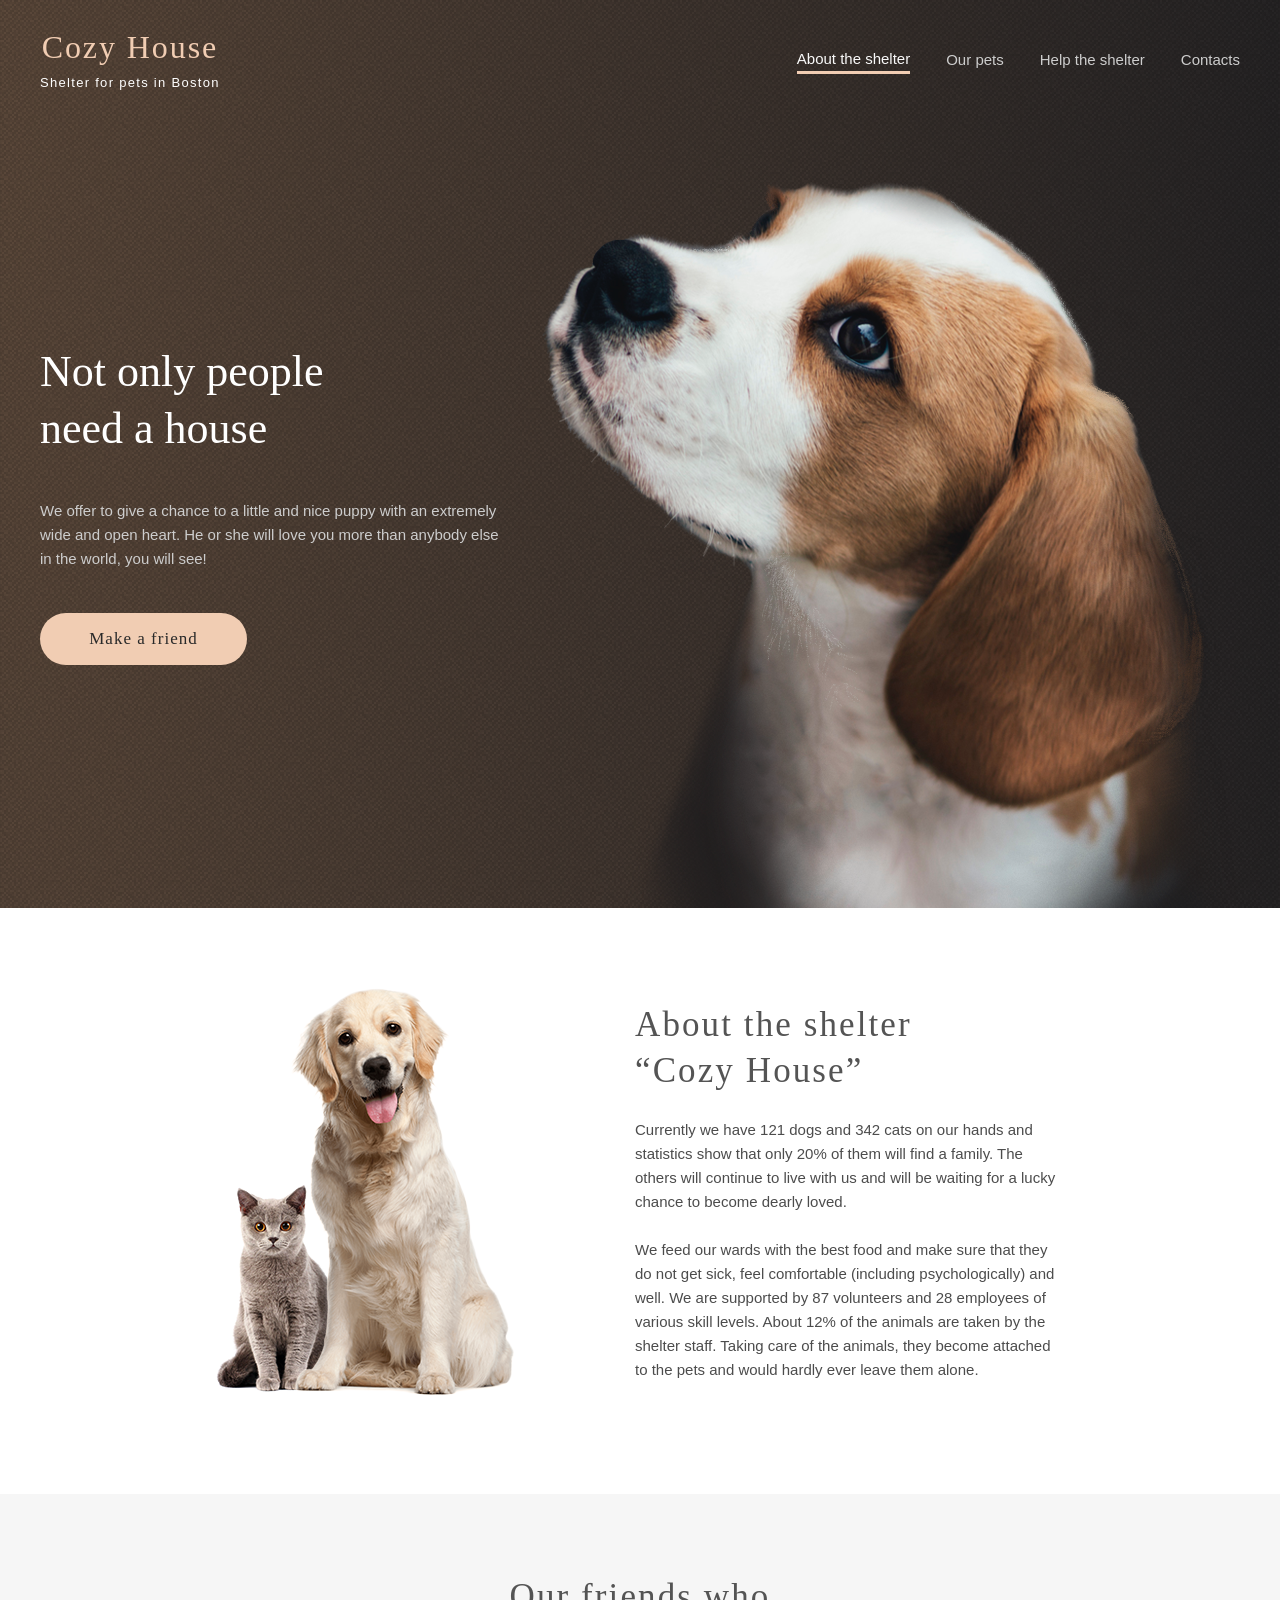
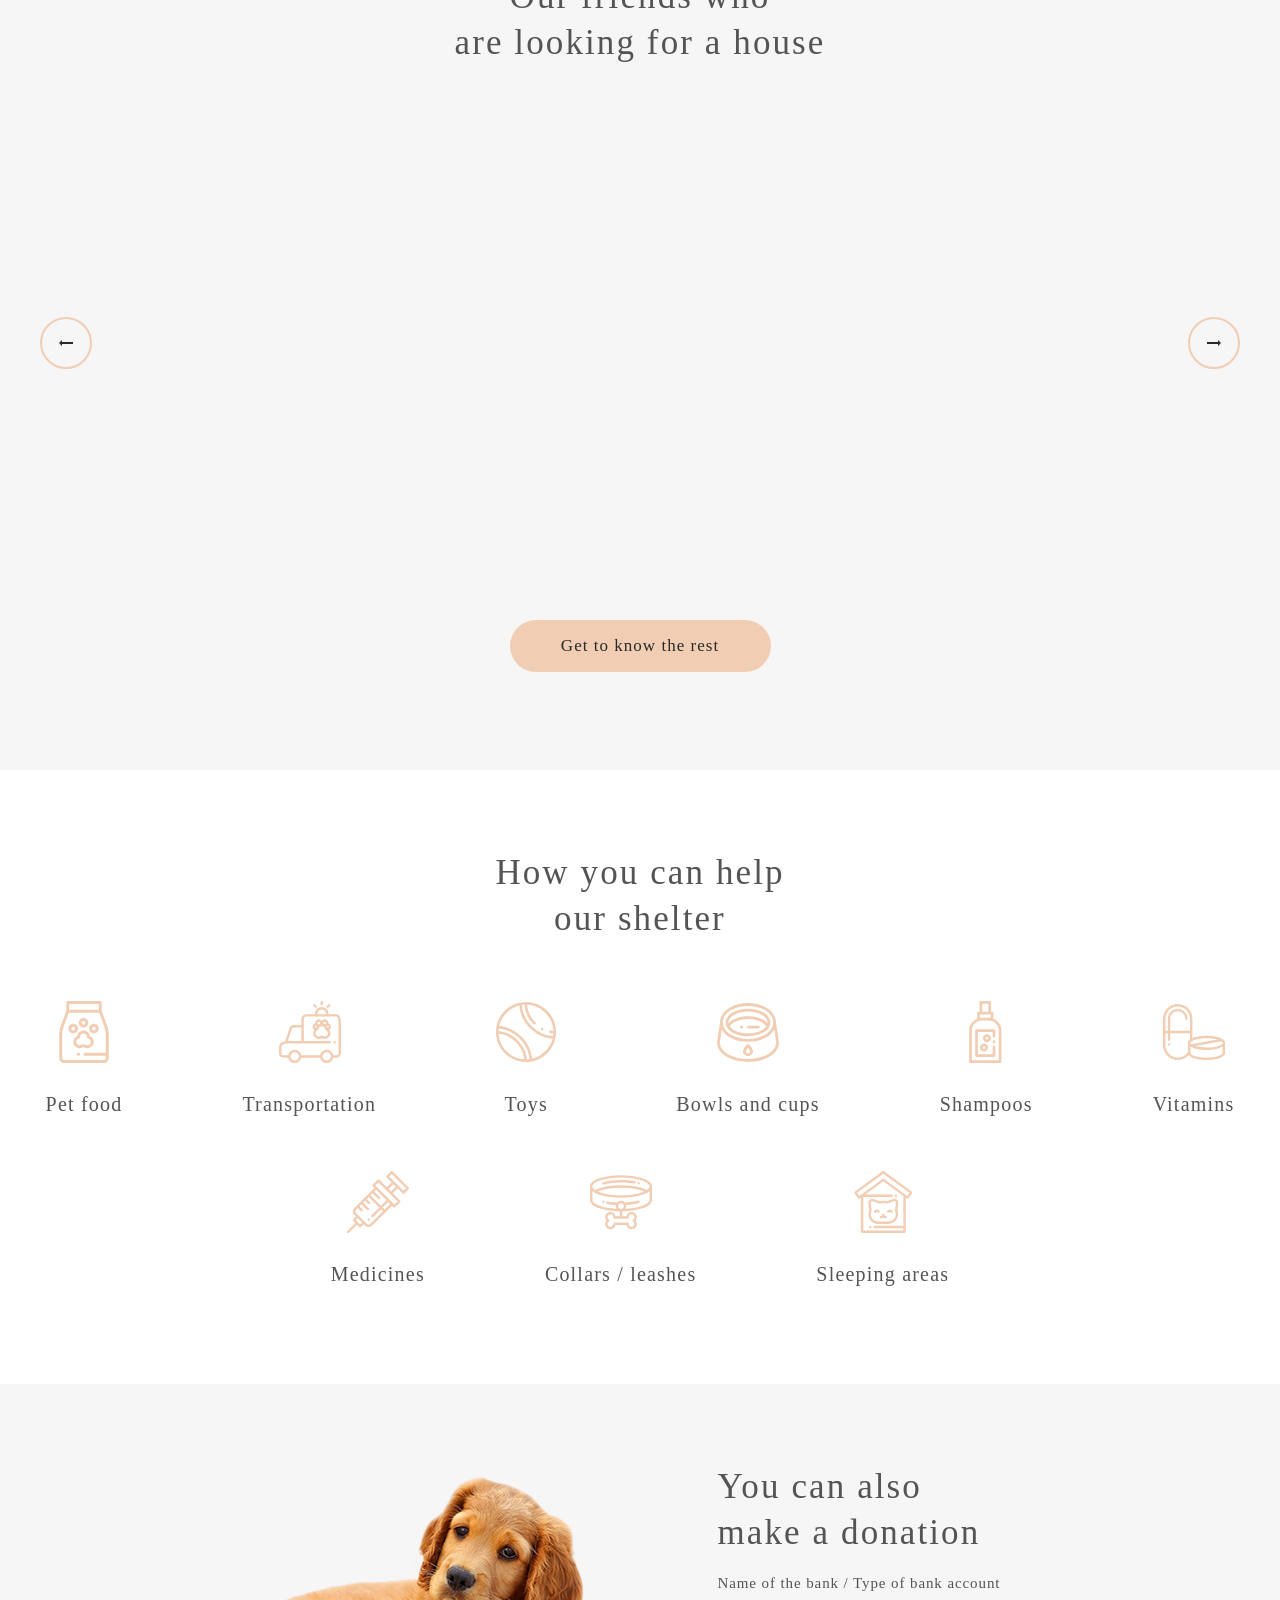
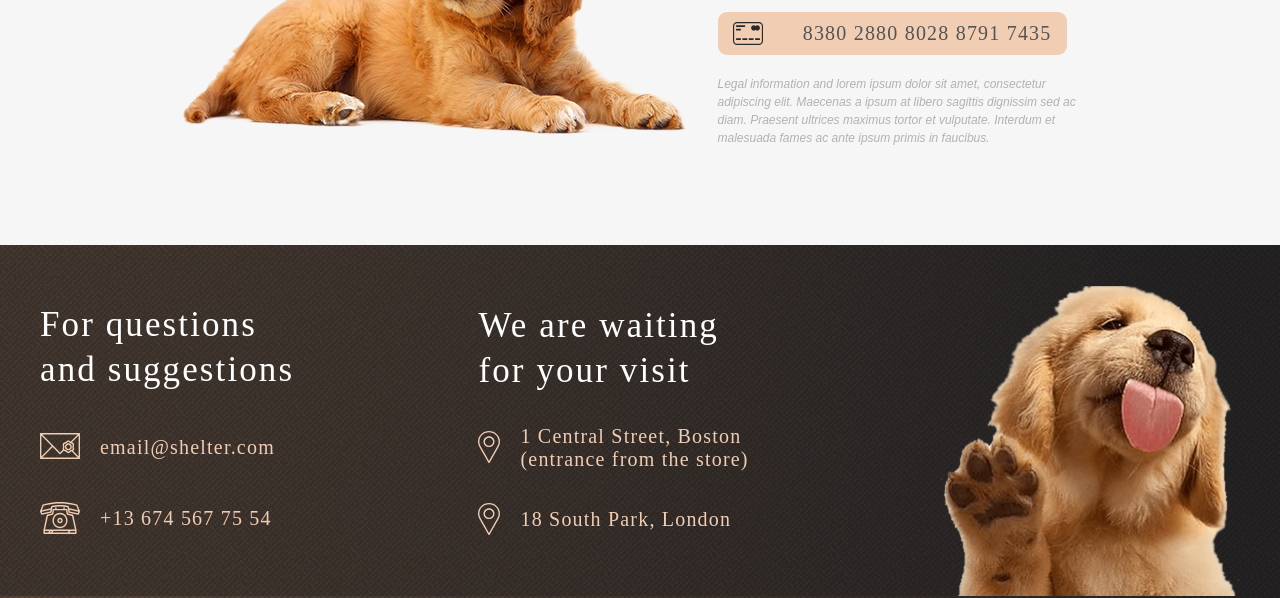
<file: shelter/pages/main/main.html>
<!DOCTYPE html>
<html lang="en">
<head>
  <meta charset="UTF-8">
  <meta http-equiv="X-UA-Compatible" content="IE=edge">
  <meta name="viewport" content="width=device-width, initial-scale=1.0">
  <title>Shelter</title>
  <link href="../../stylesheets/pages/main/main.css" rel="stylesheet">
  <link rel="icon" type="image/x-icon" href="../../assets/icons/favicon.ico">
  <script async type="module" src="../../scripts/main.js"></script>
  <!-- <script async src="../../scripts/card.js"></script> -->
</head>
<body>
  <header class="header container">
      <div class="logo">
        <a class="logo__link" href="">
          <h1 class="logo__h1 h1-title">Cozy House</h1>
          <span class="logo__subtitle">Shelter for pets in Boston</span>
        </a>
      </div>
      <nav class="nav">
        <ul class="nav__list">
          <li class="nav__item nav__item_active"><a class="nav__link" href="">About the shelter</a></li>
          <li class="nav__item"><a class="nav__link" href="../pets/pets.html">Our pets</a></li>
          <li class="nav__item"><a class="nav__link" href="#donation">Help the shelter</a></li>
          <li class="nav__item"><a class="nav__link" href="#contacts">Contacts</a></li>
        </ul>
      </nav>
      <span class="burger">
        <span class="burger__line"></span>
        <span class="burger__line"></span>
        <span class="burger__line"></span>
      </span>
  </header>
  <main class="main">
    <section class="not-only container">
      <div class="not-only__content">
        <h2 class="not-only__title h2-title">Not only people need a house</h2>
        <p class="not-only__text">We offer to give a chance to a little and nice puppy with an extremely wide and open heart. 
          He or she will love you more than anybody else in the world, you will see!</p>
        <a class="not-only__btn btn" href="#friends">Make a friend</a>
      </div>
      <div class="not-only__img">
        <img class="not-only__dog-img" src="../../assets/images/start-screen-puppy.png" alt="dog">
      </div>
    </section>
    <section class="about section-light">
      <div class="about__container container">
        <div class="about__img">
          <img class="about__img-pets" src="../../assets/images/about-pets.png" alt="cat and dog">
        </div>
        <div class="about__content">
          <h3 class="about__title h3-title">About the shelter “Cozy House”</h3>
          <p class="about__text">
            Currently we have 121 dogs and 342 cats on our hands and statistics show that only 20% of them will find a family. 
            The others will continue to live with us and will be waiting for a lucky chance to become dearly loved.</p>
          <p class="about__text">
            We feed our wards with the best food and make sure that they do not get sick, 
            feel comfortable (including psychologically) and well. 
            We are supported by 87 volunteers and 28 employees of various skill levels. 
            About 12% of the animals are taken by the shelter staff. 
            Taking care of the animals, they become attached to the pets and would hardly ever leave them alone.
          </p>
        </div>
      </div>
    </section>
    <section id="friends" class="friends section-grey">
      <div class="friends__container container">
        <h3 class="friends__title h3-title">Our friends who <br>are looking for a house</h3>
        <div class="friends__content">
          <button class="left-arrow__btn arrow-btn">
            <svg width="14" height="6" viewBox="0 0 14 6" fill="none" xmlns="http://www.w3.org/2000/svg">
              <path d="M0 4V2L11 2V0L14 3L11 6V4L0 4Z" fill="#292929"/>
            </svg>           
          </button>
          <div class="slider">
            <div class="slider-container">
              <div class="friends__pets friends__pets_active">
                <div class="pet-card">
                  <div class="pet-card__img">
                    <img src="../../assets/images/cards/pets-katrine.png" alt="cat">
                  </div>
                  <div class="pet-card__title">Katrine</div>
                  <button class="pet-card__btn btn">Learn more</button>
                </div>
                <div class="pet-card">
                  <div class="pet-card__img">
                    <img src="../../assets/images/cards/pets-jennifer.png" alt="dog">
                  </div>
                  <div class="pet-card__title">Jennifer</div>
                  <button class="pet-card__btn btn">Learn more</button>
                </div>
                <div class="pet-card">
                  <div class="pet-card__img">
                    <img src="../../assets/images/cards/pets-woody.png" alt="dog">
                  </div>
                  <div class="pet-card__title">Woody</div>
                  <button class="pet-card__btn btn">Learn more</button>
                </div>
              </div>
            </div>
          </div>
          <button class="right-arrow__btn arrow-btn">
            <svg width="14" height="6" viewBox="0 0 14 6" fill="none" xmlns="http://www.w3.org/2000/svg">
              <path d="M0 4V2L11 2V0L14 3L11 6V4L0 4Z" fill="#292929"/>
            </svg> 
          </button>
        </div>
        <a class="friends__btn btn" href="../pets/pets.html">Get to know the rest</a>
      </div>
    </section>
    <section class="help section-light">
      <div class="help__container container">
        <h3 class="help__title h3-title">How you can help <br>our shelter</h3>
        <div class="help-card__content">
          <div class="help-card">
            <div class="help-card__icon">
              <img class="help-card__icon-img" src="../../assets/icons/icon-pet-food.svg" alt="food">
            </div>
            <h4 class="help-card__title h4-title">Pet food</h4>
          </div>
          <div class="help-card">
            <div class="help-card__icon">
              <img class="help-card__icon-img" src="../../assets/icons/icon-transportation.svg" alt="transportation">
            </div>
            <h4 class="help-card__title h4-title">Transportation</h4>
          </div>
          <div class="help-card">
            <div class="help-card__icon">
              <img class="help-card__icon-img" src="../../assets/icons/icon-toys.svg" alt="toys">
            </div>
            <h4 class="help-card__title h4-title">Toys</h4>
          </div>
          <div class="help-card">
            <div class="help-card__icon">
              <img class="help-card__icon-img" src="../../assets/icons/icon-bowls-and-cups.svg" alt="bowl">
            </div>
            <h4 class="help-card__title h4-title">Bowls and cups</h4>
          </div>
          <div class="help-card">
            <div class="help-card__icon">
              <img class="help-card__icon-img" src="../../assets/icons/icon-shampoos.svg" alt="shampoo">
            </div>
            <h4 class="help-card__title h4-title">Shampoos</h4>
          </div>
          <div class="help-card">
            <div class="help-card__icon">
              <img class="help-card__icon-img" src="../../assets/icons/icon-vitamins.svg" alt="vitamins">
            </div>
            <h4 class="help-card__title h4-title">Vitamins</h4>
          </div>
          <div class="help-card">
            <div class="help-card__icon">
              <img class="help-card__icon-img" src="../../assets/icons/icon-medicines.svg" alt="medicines">
            </div>
            <h4 class="help-card__title h4-title">Medicines</h4>
          </div>
          <div class="help-card">
            <div class="help-card__icon">
              <img class="help-card__icon-img" src="../../assets/icons/icon-collars-leashes.svg" alt="collars">
            </div>
            <h4 class="help-card__title h4-title">Collars / leashes</h4>
          </div>
          <div class="help-card">
            <div class="help-card__icon">
              <img class="help-card__icon-img" src="../../assets/icons/icon-sleeping-area.svg" alt="sleeping areas">
            </div>
            <h4 class="help-card__title h4-title">Sleeping areas</h4>
          </div>
        </div>
      </div>
    </section>
    <section id="donation" class="donation section-grey">
      <div class="donation__container container">
        <div class="donation__img">
          <img class="donation__img-dog" src="../../assets/images/donation-dog.png" alt="dog">
        </div>
        <div class="donation-info">
          <h3 class="donation-info__title h3-title">You can also <br>make a donation</h3>
          <h5 class="donation-info__subtitle h5-title" >Name of the bank / Type of bank account</h5>
          <div class="donation-info__credit-card">
            <a class="credit-card" href="">
              <img class="credit-card__icon" src="../../assets/icons/icon-credit-card.svg" alt="card">
              <p class="credit-card__text">8380 2880 8028 8791 7435</p>
            </a>
          </div>
          <p class="donation-info__text">Legal information and lorem ipsum dolor sit amet, 
          consectetur adipiscing elit. Maecenas a ipsum at libero sagittis dignissim sed ac diam. 
          Praesent ultrices maximus tortor et vulputate.
          Interdum et malesuada fames ac ante ipsum primis in faucibus.</p>
        </div>
      </div>
    </section>
  </main>
  <footer class="footer container">
    <div id="contacts" class="footer-contacts">
      <h3 class="footer__title h3-title">For questions <br>and suggestions</h3>
      <div class="footer-contacts__email">
        <a class="footer__email-icon footer-icon" href="mailto:email@shelter.com">
          <svg width="40" height="32" viewBox="0 0 40 32" fill="none" xmlns="http://www.w3.org/2000/svg">
            <path d="M39.315 3H0.684964C0.5033 3 0.329077 3.07325 0.200621 3.20362C0.0721657 3.334 0 3.51084 0 3.69522V28.3048C0 28.4892 0.0721657 28.666 0.200621 28.7964C0.329077 28.9268 0.5033 29 0.684964 29H39.315C39.4967 29 39.6709 28.9268 39.7994 28.7964C39.9278 28.666 40 28.4892 40 28.3048V3.69522C40 3.51084 39.9278 3.334 39.7994 3.20362C39.6709 3.07325 39.4967 3 39.315 3ZM32.5774 18.0331C32.6846 18.5259 32.7954 19.0355 32.6513 19.2882C32.4966 19.5596 31.9966 19.7173 31.5131 19.8699C31.1316 19.9902 30.7373 20.1147 30.3857 20.3212C30.0461 20.5206 29.7523 20.8001 29.4683 21.0704C29.0772 21.4426 28.7079 21.794 28.374 21.794C28.04 21.794 27.6706 21.4425 27.2797 21.0704C26.9956 20.8001 26.7018 20.5205 26.3622 20.3212C26.0107 20.1147 25.6163 19.9903 25.2348 19.8699C24.7513 19.7173 24.2513 19.5596 24.0967 19.2882C23.9526 19.0355 24.0633 18.5259 24.1705 18.0331C24.2584 17.6285 24.3493 17.2103 24.3493 16.7821C24.3493 16.354 24.2584 15.9356 24.1705 15.5311C24.0633 15.0383 23.9526 14.5288 24.0967 14.2759C24.2513 14.0046 24.7513 13.8468 25.2348 13.6942C25.6163 13.5739 26.0107 13.4494 26.3622 13.243C26.7018 13.0435 26.9956 12.764 27.2797 12.4937C27.6706 12.1216 28.04 11.7701 28.374 11.7701C28.7079 11.7701 29.0773 12.1216 29.4683 12.4937C29.7523 12.764 30.0461 13.0435 30.3857 13.243C30.7373 13.4493 31.1316 13.5738 31.5131 13.6941C31.9966 13.8467 32.4966 14.0045 32.6512 14.2758C32.7954 14.5286 32.6846 15.0381 32.5774 15.5309C32.4895 15.9354 32.3986 16.3537 32.3986 16.7819C32.3986 17.2102 32.4895 17.6286 32.5774 18.0331ZM30.5975 11.6608C30.5345 11.6024 30.4705 11.5416 30.4053 11.4795C29.8904 10.9896 29.2497 10.3798 28.374 10.3798C27.4982 10.3798 26.8575 10.9896 26.3426 11.4795C26.1045 11.7061 25.8796 11.9201 25.6761 12.0396C25.4574 12.168 25.1518 12.2645 24.8281 12.3666C24.1276 12.5876 23.3336 12.8381 22.9109 13.5797C22.5001 14.3004 22.6768 15.1134 22.8328 15.8307C22.9081 16.1777 22.9794 16.5055 22.9794 16.7821C22.9794 17.0587 22.9081 17.3866 22.8328 17.7336C22.6975 18.3556 22.5473 19.0496 22.7775 19.693L19.9997 22.5464L2.32449 4.39044H37.6748L30.5975 11.6608ZM11.7007 16L1.36993 26.6116V5.38812L11.7007 16ZM12.6635 16.989L19.5124 24.0242C19.5761 24.0896 19.6519 24.1416 19.7356 24.177C19.8192 24.2125 19.9089 24.2308 19.9996 24.2308C20.0902 24.2308 20.18 24.2125 20.2636 24.177C20.3472 24.1416 20.4231 24.0896 20.4868 24.0242L23.6841 20.7398C24.044 20.9494 24.4495 21.0781 24.8281 21.1976C25.1518 21.2997 25.4575 21.3962 25.6761 21.5245C25.8796 21.644 26.1044 21.8581 26.3426 22.0846C26.8575 22.5746 27.4982 23.1844 28.374 23.1844C29.2496 23.1844 29.8904 22.5746 30.4053 22.0846C30.6434 21.858 30.8682 21.644 31.0718 21.5244C31.2043 21.4466 31.3691 21.3806 31.5502 21.3179L37.675 27.6094H2.32431L12.6635 16.989ZM32.9664 20.7946C33.3117 20.6108 33.6223 20.3612 33.8371 19.9846C34.2479 19.2639 34.0711 18.4508 33.9151 17.7336C33.8398 17.3866 33.7686 17.0587 33.7686 16.7821C33.7686 16.5055 33.8398 16.1777 33.9151 15.8307C34.0711 15.1134 34.2479 14.3005 33.837 13.5797C33.4142 12.8381 32.6203 12.5876 31.9197 12.3666L31.8559 12.3463L38.6301 5.38738V26.6122L32.9664 20.7946Z" fill="#F1CDB3"/>
            <path d="M28.374 13.2424C26.451 13.2424 24.8865 14.8302 24.8865 16.782C24.8865 18.7337 26.451 20.3215 28.374 20.3215C30.297 20.3215 31.8614 18.7337 31.8614 16.782C31.8614 14.8302 30.2969 13.2424 28.374 13.2424ZM28.374 18.9311C27.2064 18.9311 26.2564 17.967 26.2564 16.782C26.2564 15.5969 27.2063 14.6328 28.374 14.6328C29.5416 14.6328 30.4915 15.5969 30.4915 16.782C30.4915 17.967 29.5415 18.9311 28.374 18.9311Z" fill="#F1CDB3"/>
          </svg>
        </a>
        <a class="footer__email-text footer__text" href="mailto:email@shelter.com">email@shelter.com</a>
      </div>
      <div class="footer-contacts__phone">
        <a class="footer__phone-icon footer-icon" href="tel:+13-674-567-75-54">
          <svg width="40" height="32" viewBox="0 0 40 32" fill="none" xmlns="http://www.w3.org/2000/svg">
            <path d="M39.9461 8.89543L37.5102 2.9049C37.4685 2.80251 37.4043 2.71139 37.3226 2.63868C37.2408 2.56598 37.1437 2.51367 37.0389 2.48585L34.111 1.70799C25.5388 -0.569376 14.4609 -0.569281 5.88906 1.70799L2.96105 2.48585C2.85626 2.51367 2.75918 2.56598 2.67743 2.63868C2.59568 2.71139 2.53147 2.80251 2.48984 2.9049L0.0539764 8.89543C-0.0131281 9.06038 -0.0178273 9.24503 0.0407965 9.41333L1.01509 12.2089C1.07166 12.3713 1.18339 12.5075 1.32986 12.5925C1.47633 12.6775 1.64776 12.7056 1.8128 12.6717L11.0692 10.7747C11.2084 10.7462 11.3359 10.675 11.4348 10.5706C11.5337 10.4661 11.5993 10.3334 11.623 10.19L12.4245 5.32594C16.8365 4.18994 23.1635 4.18994 27.5753 5.32594L28.3769 10.19C28.4006 10.3335 28.4662 10.4663 28.5651 10.5707C28.664 10.6751 28.7915 10.7463 28.9307 10.7748L38.187 12.6718C38.3521 12.7056 38.5234 12.6774 38.6699 12.5924C38.8164 12.5075 38.9281 12.3714 38.9848 12.209L39.9592 9.41343C40.0178 9.2451 40.0131 9.06043 39.9461 8.89543ZM2.13193 11.1412L1.63183 9.70624L10.5973 7.78606L10.321 9.46295L2.13193 11.1412ZM11.6222 4.0568C11.4935 4.09314 11.3777 4.16636 11.2883 4.26784C11.1989 4.36933 11.1396 4.49486 11.1174 4.62969L10.848 6.26453L1.85991 8.1896L3.65015 3.78707L6.2409 3.09877C14.5991 0.878304 25.4007 0.878208 33.7593 3.09877L36.35 3.78707L38.1403 8.1896L29.1522 6.26453L28.8828 4.62969C28.8606 4.49487 28.8013 4.36936 28.7119 4.26788C28.6224 4.1664 28.5066 4.09318 28.378 4.0568C23.6016 2.70615 16.3984 2.70615 11.6222 4.0568ZM37.8681 11.1412L29.6792 9.46295L29.4028 7.78606L38.3682 9.70624L37.8681 11.1412Z" fill="#F1CDB3"/>
            <path d="M33.2901 13.1186C33.261 12.9842 33.1948 12.8612 33.0995 12.7643C33.0041 12.6673 32.8836 12.6005 32.7522 12.5717L27.9776 11.526L27.3764 7.51395C27.351 7.34431 27.2672 7.18959 27.1401 7.07781C27.013 6.96603 26.851 6.90458 26.6835 6.90458H24.814V5.96398C24.814 5.56724 24.5002 5.2456 24.1129 5.2456C23.7257 5.2456 23.4119 5.56724 23.4119 5.96398V6.90458H16.5882V5.96398C16.5882 5.56724 16.2744 5.2456 15.8871 5.2456C15.4999 5.2456 15.1861 5.56724 15.1861 5.96398V6.90458H13.3166C13.1491 6.90458 12.9871 6.96603 12.86 7.07781C12.7329 7.18959 12.6491 7.34431 12.6237 7.51395L12.0224 11.526L7.24791 12.5717C7.11654 12.6005 6.996 12.6673 6.90063 12.7643C6.80527 12.8612 6.73908 12.9842 6.70996 13.1186L3.46796 28.0878C3.45692 28.1389 3.45134 28.1911 3.45132 28.2434V31.2816C3.45132 31.4721 3.52519 31.6549 3.65666 31.7896C3.78814 31.9243 3.96645 32 4.15239 32H35.8477C36.0336 32 36.212 31.9243 36.3434 31.7896C36.4749 31.6549 36.5488 31.4721 36.5488 31.2816V28.2434C36.5488 28.1911 36.5432 28.1389 36.5321 28.0878L33.2901 13.1186ZM7.98131 13.8802L12.7885 12.8273C12.9276 12.7968 13.0544 12.7238 13.152 12.6178C13.2496 12.5118 13.3134 12.3779 13.335 12.2338L13.9183 8.34134H26.0819L26.6651 12.2338C26.6867 12.3779 26.7505 12.5118 26.8481 12.6178C26.9457 12.7238 27.0725 12.7968 27.2115 12.8273L32.0189 13.8802L34.9741 27.5251H5.0261L7.98131 13.8802ZM11.7966 28.9618L10.8935 30.5632H9.82782L10.7309 28.9618H11.7966ZM13.416 28.9618H28.6721L27.769 30.5632H12.513L13.416 28.9618ZM4.85345 28.9618H9.11142L8.20836 30.5632H4.85345V28.9618ZM29.3885 30.5632L30.2916 28.9618H35.1466V30.5632H29.3885Z" fill="#F1CDB3"/>
            <path d="M20 26.1606C24.1492 26.1606 27.5248 22.7016 27.5248 18.45C27.5248 14.1983 24.1492 10.7393 20 10.7393C15.8509 10.7393 12.4753 14.1983 12.4753 18.45C12.4753 22.7016 15.8509 26.1606 20 26.1606ZM20 12.1761C23.3761 12.1761 26.1227 14.9905 26.1227 18.45C26.1227 21.9094 23.3761 24.7238 20 24.7238C16.624 24.7238 13.8774 21.9094 13.8774 18.45C13.8774 14.9905 16.624 12.1761 20 12.1761Z" fill="#F1CDB3"/>
            <path d="M20 21.1847C21.4717 21.1847 22.6691 19.9578 22.6691 18.4497C22.6691 16.9416 21.4717 15.7147 20 15.7147C18.5283 15.7147 17.3309 16.9416 17.3309 18.4497C17.3309 19.9578 18.5283 21.1847 20 21.1847ZM20 17.1514C20.6987 17.1514 21.267 17.7338 21.267 18.4497C21.267 19.1656 20.6987 19.7479 20 19.7479C19.3014 19.7479 18.733 19.1656 18.733 18.4497C18.733 17.7339 19.3014 17.1514 20 17.1514Z" fill="#F1CDB3"/>
          </svg>            
        </a>
        <a class="footer__phone-text footer__text" href="tel:+13-674-567-75-54">+13 674 567 75 54</a>
      </div>
    </div>
    <div class="footer-location">
      <h3 class="footer__title h3-title">We are waiting <br>for your visit</h3>
      <div class="footer-location__map">
        <a class="footer-map__icon footer-icon" href="https://goo.gl/maps/1M5i2qvW5JNTci3F6">
          <svg width="22" height="32" viewBox="0 0 22 32" fill="none" xmlns="http://www.w3.org/2000/svg">
            <path d="M11 0C4.93475 0 3.05176e-05 4.78519 3.05176e-05 10.6667C3.05176e-05 12.4323 0.455262 14.1829 1.32067 15.7357L10.3985 31.6562C10.5193 31.8685 10.7496 32 11 32C11.2504 32 11.4807 31.8685 11.6016 31.6562L20.6827 15.7304C21.5448 14.1829 22 12.4323 22 10.6666C22 4.78519 17.0653 0 11 0ZM19.4762 15.0905L11 29.9557L2.52717 15.0964C1.7732 13.7435 1.37507 12.2116 1.37507 10.6667C1.37507 5.52019 5.69278 1.33337 11 1.33337C16.3073 1.33337 20.625 5.52025 20.625 10.6667C20.625 12.2116 20.2269 13.7435 19.4762 15.0905Z" fill="#F1CDB3"/>
            <path d="M11 5.33329C7.9674 5.33329 5.50008 7.72585 5.50008 10.6666C5.50008 13.6074 7.9674 16 11 16C14.0327 16 16.5 13.6074 16.5 10.6667C16.5 7.72592 14.0327 5.33329 11 5.33329ZM11 14.6667C8.72537 14.6667 6.87505 12.8724 6.87505 10.6667C6.87505 8.46092 8.72537 6.66667 11 6.66667C13.2747 6.66667 15.125 8.46092 15.125 10.6667C15.125 12.8724 13.2747 14.6667 11 14.6667Z" fill="#F1CDB3"/>
          </svg>            
        </a>
        <a class="footer-map__text footer__text" href="https://goo.gl/maps/1M5i2qvW5JNTci3F6" target="_blank">1 Central Street, Boston <br>(entrance from the store)</a>
      </div>
      <div class="footer-location__map">
        <a class="footer-map__icon footer-icon" href="https://goo.gl/maps/7BhiTKAb1SkYFnS67">
          <svg width="22" height="32" viewBox="0 0 22 32" fill="none" xmlns="http://www.w3.org/2000/svg">
            <path d="M11 0C4.93475 0 3.05176e-05 4.78519 3.05176e-05 10.6667C3.05176e-05 12.4323 0.455262 14.1829 1.32067 15.7357L10.3985 31.6562C10.5193 31.8685 10.7496 32 11 32C11.2504 32 11.4807 31.8685 11.6016 31.6562L20.6827 15.7304C21.5448 14.1829 22 12.4323 22 10.6666C22 4.78519 17.0653 0 11 0ZM19.4762 15.0905L11 29.9557L2.52717 15.0964C1.7732 13.7435 1.37507 12.2116 1.37507 10.6667C1.37507 5.52019 5.69278 1.33337 11 1.33337C16.3073 1.33337 20.625 5.52025 20.625 10.6667C20.625 12.2116 20.2269 13.7435 19.4762 15.0905Z" fill="#F1CDB3"/>
            <path d="M11 5.33329C7.9674 5.33329 5.50008 7.72585 5.50008 10.6666C5.50008 13.6074 7.9674 16 11 16C14.0327 16 16.5 13.6074 16.5 10.6667C16.5 7.72592 14.0327 5.33329 11 5.33329ZM11 14.6667C8.72537 14.6667 6.87505 12.8724 6.87505 10.6667C6.87505 8.46092 8.72537 6.66667 11 6.66667C13.2747 6.66667 15.125 8.46092 15.125 10.6667C15.125 12.8724 13.2747 14.6667 11 14.6667Z" fill="#F1CDB3"/>
          </svg>
        </a>
        <a class="footer-map__text footer__text" href="https://goo.gl/maps/7BhiTKAb1SkYFnS67" target="_blank">18 South Park, London</a>
      </div>
    </div>
    <div class="footer-dog">
      <img class="footer-dog__img" src="../../assets/images/footer-puppy.png" alt="dog">
    </div>
  </footer>
</body>
</html>
</file>
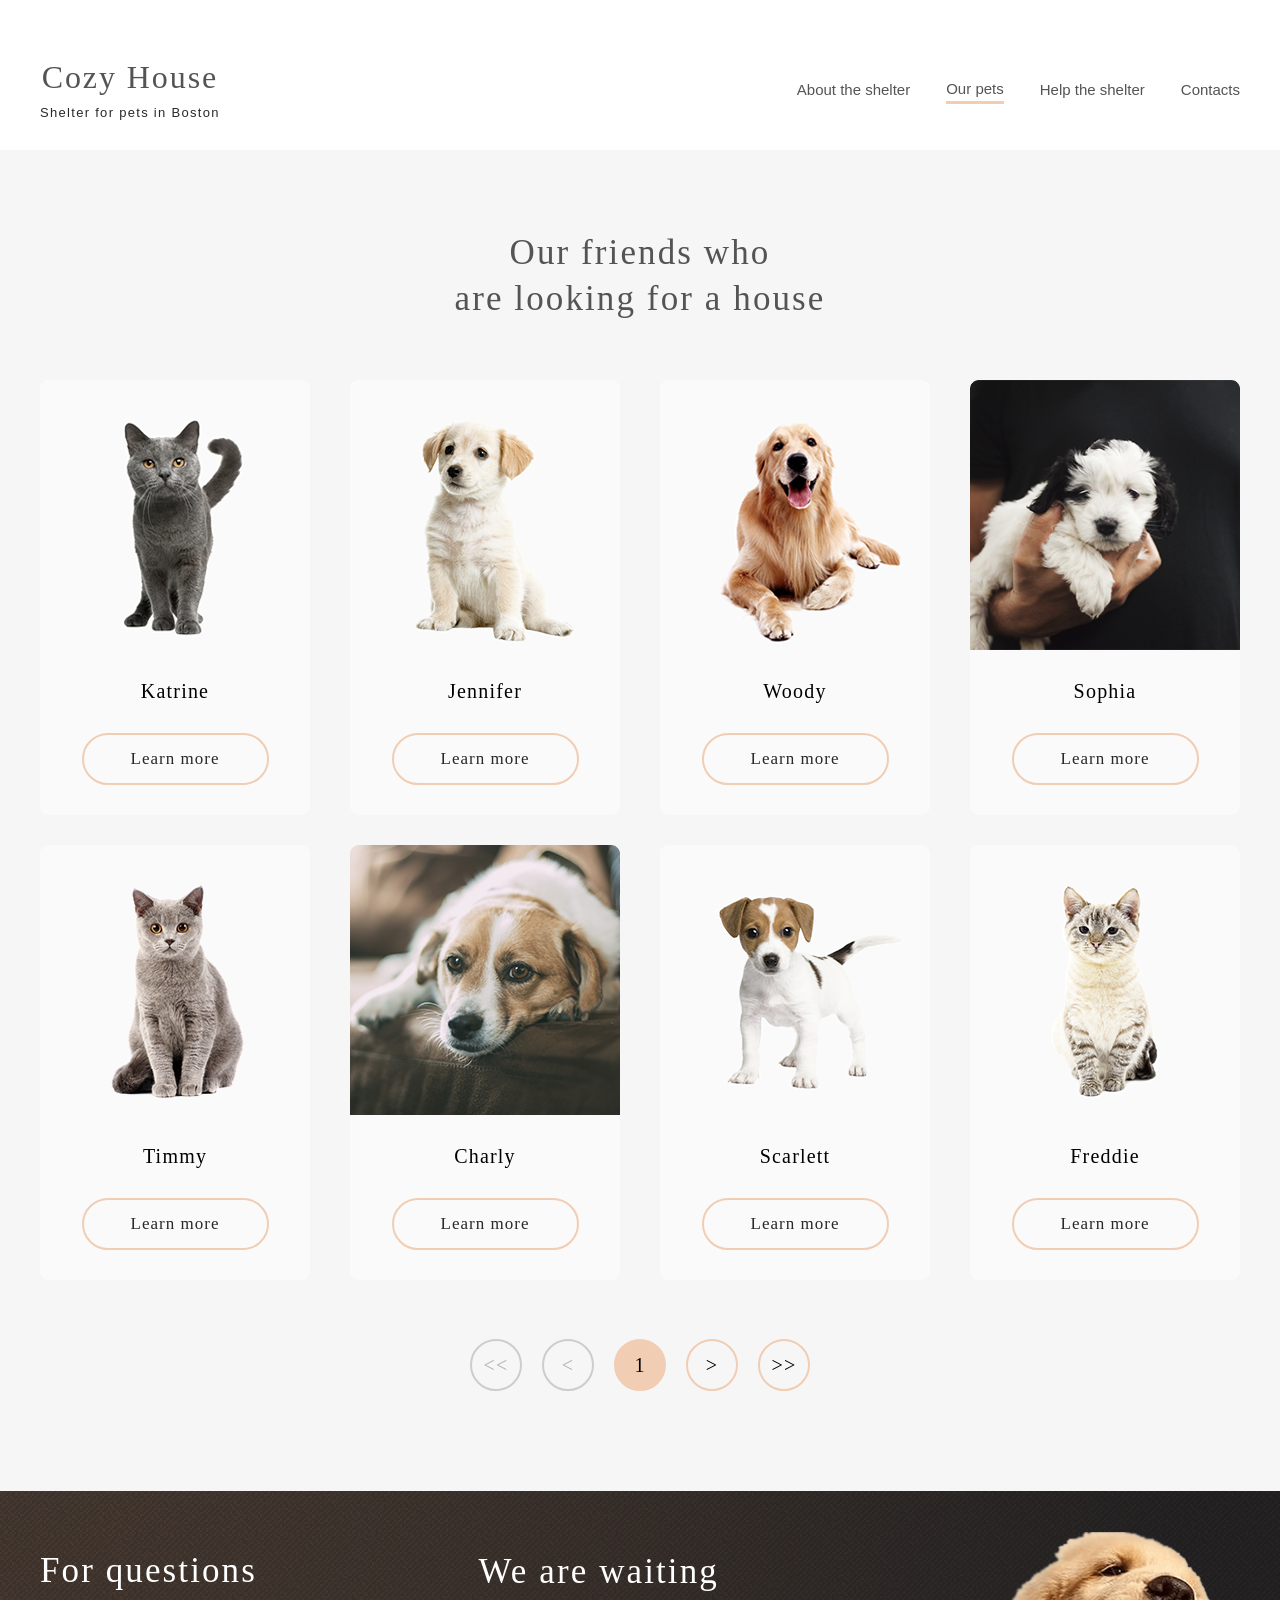
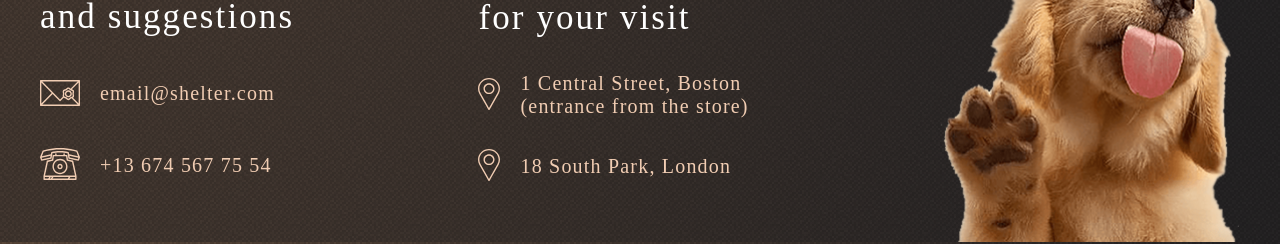
<file: shelter/pages/pets/pets.html>
<!DOCTYPE html>
<html lang="en">
<head>
  <meta charset="UTF-8">
  <meta http-equiv="X-UA-Compatible" content="IE=edge">
  <meta name="viewport" content="width=device-width, initial-scale=1.0">
  <title>Our Pets</title>
  <link href="../../stylesheets/pages/pets/pets.css" rel="stylesheet">
  <link rel="icon" type="image/x-icon" href="../../assets/icons/favicon.ico">
  <script async type="module" src="../../scripts/pets.js"></script>
</head>
<body>
  <header class="header">
    <div class="header-container container">
      <div class="logo">
        <a class="logo__link" href="../main/main.html">
          <h1 class="logo__h1 h1-title">Cozy House</h1>
          <span class="logo__subtitle">Shelter for pets in Boston</span>
        </a>
      </div>
      <nav class="nav">
        <ul class="nav__list">
          <li class="nav__item"><a class="nav__link" href="../main/main.html">About the shelter</a></li>
          <li class="nav__item nav__item_active"><a class="nav__link" href="">Our pets</a></li>
          <li class="nav__item"><a class="nav__link" href="../main/main.html#donation">Help the shelter</a></li>
          <li class="nav__item"><a class="nav__link" href="#contacts">Contacts</a></li>
        </ul>
      </nav>
      <!-- <span class="burger_shadow"></span> -->
      <span class="burger">
        <span class="burger__line"></span>
        <span class="burger__line"></span>
        <span class="burger__line"></span>
      </span>
      <!-- <div class="burger-menu">
        <nav class="nav nav__burger">
          <ul class="nav__list">
            <li class="nav__item nav__item_active"><a class="nav__link" href="">About the shelter</a></li>
            <li class="nav__item"><a class="nav__link" href="../pets/pets.html">Our pets</a></li>
            <li class="nav__item"><a class="nav__link" href="#donation">Help the shelter</a></li>
            <li class="nav__item"><a class="nav__link" href="#contacts">Contacts</a></li>
          </ul>
        </nav>
      </div> -->
    </div>
  </header>
  <main class="main">
    <section class="friends section-grey">
      <div class="friends__container container">
        <h3 class="friends__title h3-title">Our friends who <br>are looking for a house</h3>
        <div class="friends__pets">
          <div class="pet-card">
            <div class="pet-card__img">
              <img src="../../assets/images/cards/pets-katrine.png" alt="cat">
            </div>
            <div class="pet-card__title">Katrine</div>
            <button class="pet-card__btn btn">Learn more</button>
          </div>
          <div class="pet-card">
            <div class="pet-card__img">
              <img src="../../assets/images/cards/pets-jennifer.png" alt="cat">
            </div>
            <div class="pet-card__title">Jennifer</div>
            <button class="pet-card__btn btn">Learn more</button>
          </div>
          <div class="pet-card">
            <div class="pet-card__img">
              <img src="../../assets/images/cards/pets-woody.png" alt="dog">
            </div>
            <div class="pet-card__title">Woody</div>
            <button class="pet-card__btn btn">Learn more</button>
          </div>
          <div class="pet-card">
            <div class="pet-card__img">
              <img src="../../assets/images/cards/pets-sophia.png" alt="dog">
            </div>
            <div class="pet-card__title">Sophia</div>
            <button class="pet-card__btn btn">Learn more</button>
          </div>
          <div class="pet-card">
            <div class="pet-card__img">
              <img src="../../assets/images/cards/pets-timmy.png" alt="dog">
            </div>
            <div class="pet-card__title">Timmy</div>
            <button class="pet-card__btn btn">Learn more</button>
          </div>
          <div class="pet-card">
            <div class="pet-card__img">
              <img src="../../assets/images/cards/pets-charly.png" alt="dog">
            </div>
            <div class="pet-card__title">Charly</div>
            <button class="pet-card__btn btn">Learn more</button>
          </div>
          <div class="pet-card">
            <div class="pet-card__img">
              <img src="../../assets/images/cards/pets-scarlet.png" alt="dog">
            </div>
            <div class="pet-card__title">Scarlett</div>
            <button class="pet-card__btn btn">Learn more</button>
          </div>
          <div class="pet-card">
            <div class="pet-card__img">
              <img src="../../assets/images/cards/pets-freddie.png" alt="cat">
            </div>
            <div class="pet-card__title">Freddie</div>
            <button class="pet-card__btn btn">Learn more</button>
          </div>
        </div>
        <div class="pagination">
          <div class="pagination__start-btn">
            <button class="pagination__btn pagination__btn_disabled" disabled>&lt;&lt;</button>
          </div>
          <div class="pagination__previous-btn">
            <button class="pagination__btn pagination__btn_disabled" disabled>&lt;</button>
          </div>
          <div class="pagination__current-btn">
            <button class="pagination__btn">1</button>
          </div>
          <div class="pagination__next-btn">
            <button class="pagination__btn">&gt;</button>
          </div>
          <div class="pagination__end-btn">
            <button class="pagination__btn">&gt;&gt;</button>
          </div>
        </div>
      </div>
    </section>
  </main>
  <footer class="footer container">
    <div id="contacts" class="footer-contacts">
      <h3 class="footer__title h3-title">For questions <br>and suggestions</h3>
      <div class="footer-contacts__email">
        <a class="footer__email-icon footer-icon" href="mailto:email@shelter.com">
          <svg width="40" height="32" viewBox="0 0 40 32" fill="none" xmlns="http://www.w3.org/2000/svg">
            <path d="M39.315 3H0.684964C0.5033 3 0.329077 3.07325 0.200621 3.20362C0.0721657 3.334 0 3.51084 0 3.69522V28.3048C0 28.4892 0.0721657 28.666 0.200621 28.7964C0.329077 28.9268 0.5033 29 0.684964 29H39.315C39.4967 29 39.6709 28.9268 39.7994 28.7964C39.9278 28.666 40 28.4892 40 28.3048V3.69522C40 3.51084 39.9278 3.334 39.7994 3.20362C39.6709 3.07325 39.4967 3 39.315 3ZM32.5774 18.0331C32.6846 18.5259 32.7954 19.0355 32.6513 19.2882C32.4966 19.5596 31.9966 19.7173 31.5131 19.8699C31.1316 19.9902 30.7373 20.1147 30.3857 20.3212C30.0461 20.5206 29.7523 20.8001 29.4683 21.0704C29.0772 21.4426 28.7079 21.794 28.374 21.794C28.04 21.794 27.6706 21.4425 27.2797 21.0704C26.9956 20.8001 26.7018 20.5205 26.3622 20.3212C26.0107 20.1147 25.6163 19.9903 25.2348 19.8699C24.7513 19.7173 24.2513 19.5596 24.0967 19.2882C23.9526 19.0355 24.0633 18.5259 24.1705 18.0331C24.2584 17.6285 24.3493 17.2103 24.3493 16.7821C24.3493 16.354 24.2584 15.9356 24.1705 15.5311C24.0633 15.0383 23.9526 14.5288 24.0967 14.2759C24.2513 14.0046 24.7513 13.8468 25.2348 13.6942C25.6163 13.5739 26.0107 13.4494 26.3622 13.243C26.7018 13.0435 26.9956 12.764 27.2797 12.4937C27.6706 12.1216 28.04 11.7701 28.374 11.7701C28.7079 11.7701 29.0773 12.1216 29.4683 12.4937C29.7523 12.764 30.0461 13.0435 30.3857 13.243C30.7373 13.4493 31.1316 13.5738 31.5131 13.6941C31.9966 13.8467 32.4966 14.0045 32.6512 14.2758C32.7954 14.5286 32.6846 15.0381 32.5774 15.5309C32.4895 15.9354 32.3986 16.3537 32.3986 16.7819C32.3986 17.2102 32.4895 17.6286 32.5774 18.0331ZM30.5975 11.6608C30.5345 11.6024 30.4705 11.5416 30.4053 11.4795C29.8904 10.9896 29.2497 10.3798 28.374 10.3798C27.4982 10.3798 26.8575 10.9896 26.3426 11.4795C26.1045 11.7061 25.8796 11.9201 25.6761 12.0396C25.4574 12.168 25.1518 12.2645 24.8281 12.3666C24.1276 12.5876 23.3336 12.8381 22.9109 13.5797C22.5001 14.3004 22.6768 15.1134 22.8328 15.8307C22.9081 16.1777 22.9794 16.5055 22.9794 16.7821C22.9794 17.0587 22.9081 17.3866 22.8328 17.7336C22.6975 18.3556 22.5473 19.0496 22.7775 19.693L19.9997 22.5464L2.32449 4.39044H37.6748L30.5975 11.6608ZM11.7007 16L1.36993 26.6116V5.38812L11.7007 16ZM12.6635 16.989L19.5124 24.0242C19.5761 24.0896 19.6519 24.1416 19.7356 24.177C19.8192 24.2125 19.9089 24.2308 19.9996 24.2308C20.0902 24.2308 20.18 24.2125 20.2636 24.177C20.3472 24.1416 20.4231 24.0896 20.4868 24.0242L23.6841 20.7398C24.044 20.9494 24.4495 21.0781 24.8281 21.1976C25.1518 21.2997 25.4575 21.3962 25.6761 21.5245C25.8796 21.644 26.1044 21.8581 26.3426 22.0846C26.8575 22.5746 27.4982 23.1844 28.374 23.1844C29.2496 23.1844 29.8904 22.5746 30.4053 22.0846C30.6434 21.858 30.8682 21.644 31.0718 21.5244C31.2043 21.4466 31.3691 21.3806 31.5502 21.3179L37.675 27.6094H2.32431L12.6635 16.989ZM32.9664 20.7946C33.3117 20.6108 33.6223 20.3612 33.8371 19.9846C34.2479 19.2639 34.0711 18.4508 33.9151 17.7336C33.8398 17.3866 33.7686 17.0587 33.7686 16.7821C33.7686 16.5055 33.8398 16.1777 33.9151 15.8307C34.0711 15.1134 34.2479 14.3005 33.837 13.5797C33.4142 12.8381 32.6203 12.5876 31.9197 12.3666L31.8559 12.3463L38.6301 5.38738V26.6122L32.9664 20.7946Z" fill="#F1CDB3"/>
            <path d="M28.374 13.2424C26.451 13.2424 24.8865 14.8302 24.8865 16.782C24.8865 18.7337 26.451 20.3215 28.374 20.3215C30.297 20.3215 31.8614 18.7337 31.8614 16.782C31.8614 14.8302 30.2969 13.2424 28.374 13.2424ZM28.374 18.9311C27.2064 18.9311 26.2564 17.967 26.2564 16.782C26.2564 15.5969 27.2063 14.6328 28.374 14.6328C29.5416 14.6328 30.4915 15.5969 30.4915 16.782C30.4915 17.967 29.5415 18.9311 28.374 18.9311Z" fill="#F1CDB3"/>
          </svg>
        </a>
        <a class="footer__email-text footer__text" href="mailto:email@shelter.com">email@shelter.com</a>
      </div>
      <div class="footer-contacts__phone">
        <a class="footer__phone-icon footer-icon" href="tel:+13-674-567-75-54">
          <svg width="40" height="32" viewBox="0 0 40 32" fill="none" xmlns="http://www.w3.org/2000/svg">
            <path d="M39.9461 8.89543L37.5102 2.9049C37.4685 2.80251 37.4043 2.71139 37.3226 2.63868C37.2408 2.56598 37.1437 2.51367 37.0389 2.48585L34.111 1.70799C25.5388 -0.569376 14.4609 -0.569281 5.88906 1.70799L2.96105 2.48585C2.85626 2.51367 2.75918 2.56598 2.67743 2.63868C2.59568 2.71139 2.53147 2.80251 2.48984 2.9049L0.0539764 8.89543C-0.0131281 9.06038 -0.0178273 9.24503 0.0407965 9.41333L1.01509 12.2089C1.07166 12.3713 1.18339 12.5075 1.32986 12.5925C1.47633 12.6775 1.64776 12.7056 1.8128 12.6717L11.0692 10.7747C11.2084 10.7462 11.3359 10.675 11.4348 10.5706C11.5337 10.4661 11.5993 10.3334 11.623 10.19L12.4245 5.32594C16.8365 4.18994 23.1635 4.18994 27.5753 5.32594L28.3769 10.19C28.4006 10.3335 28.4662 10.4663 28.5651 10.5707C28.664 10.6751 28.7915 10.7463 28.9307 10.7748L38.187 12.6718C38.3521 12.7056 38.5234 12.6774 38.6699 12.5924C38.8164 12.5075 38.9281 12.3714 38.9848 12.209L39.9592 9.41343C40.0178 9.2451 40.0131 9.06043 39.9461 8.89543ZM2.13193 11.1412L1.63183 9.70624L10.5973 7.78606L10.321 9.46295L2.13193 11.1412ZM11.6222 4.0568C11.4935 4.09314 11.3777 4.16636 11.2883 4.26784C11.1989 4.36933 11.1396 4.49486 11.1174 4.62969L10.848 6.26453L1.85991 8.1896L3.65015 3.78707L6.2409 3.09877C14.5991 0.878304 25.4007 0.878208 33.7593 3.09877L36.35 3.78707L38.1403 8.1896L29.1522 6.26453L28.8828 4.62969C28.8606 4.49487 28.8013 4.36936 28.7119 4.26788C28.6224 4.1664 28.5066 4.09318 28.378 4.0568C23.6016 2.70615 16.3984 2.70615 11.6222 4.0568ZM37.8681 11.1412L29.6792 9.46295L29.4028 7.78606L38.3682 9.70624L37.8681 11.1412Z" fill="#F1CDB3"/>
            <path d="M33.2901 13.1186C33.261 12.9842 33.1948 12.8612 33.0995 12.7643C33.0041 12.6673 32.8836 12.6005 32.7522 12.5717L27.9776 11.526L27.3764 7.51395C27.351 7.34431 27.2672 7.18959 27.1401 7.07781C27.013 6.96603 26.851 6.90458 26.6835 6.90458H24.814V5.96398C24.814 5.56724 24.5002 5.2456 24.1129 5.2456C23.7257 5.2456 23.4119 5.56724 23.4119 5.96398V6.90458H16.5882V5.96398C16.5882 5.56724 16.2744 5.2456 15.8871 5.2456C15.4999 5.2456 15.1861 5.56724 15.1861 5.96398V6.90458H13.3166C13.1491 6.90458 12.9871 6.96603 12.86 7.07781C12.7329 7.18959 12.6491 7.34431 12.6237 7.51395L12.0224 11.526L7.24791 12.5717C7.11654 12.6005 6.996 12.6673 6.90063 12.7643C6.80527 12.8612 6.73908 12.9842 6.70996 13.1186L3.46796 28.0878C3.45692 28.1389 3.45134 28.1911 3.45132 28.2434V31.2816C3.45132 31.4721 3.52519 31.6549 3.65666 31.7896C3.78814 31.9243 3.96645 32 4.15239 32H35.8477C36.0336 32 36.212 31.9243 36.3434 31.7896C36.4749 31.6549 36.5488 31.4721 36.5488 31.2816V28.2434C36.5488 28.1911 36.5432 28.1389 36.5321 28.0878L33.2901 13.1186ZM7.98131 13.8802L12.7885 12.8273C12.9276 12.7968 13.0544 12.7238 13.152 12.6178C13.2496 12.5118 13.3134 12.3779 13.335 12.2338L13.9183 8.34134H26.0819L26.6651 12.2338C26.6867 12.3779 26.7505 12.5118 26.8481 12.6178C26.9457 12.7238 27.0725 12.7968 27.2115 12.8273L32.0189 13.8802L34.9741 27.5251H5.0261L7.98131 13.8802ZM11.7966 28.9618L10.8935 30.5632H9.82782L10.7309 28.9618H11.7966ZM13.416 28.9618H28.6721L27.769 30.5632H12.513L13.416 28.9618ZM4.85345 28.9618H9.11142L8.20836 30.5632H4.85345V28.9618ZM29.3885 30.5632L30.2916 28.9618H35.1466V30.5632H29.3885Z" fill="#F1CDB3"/>
            <path d="M20 26.1606C24.1492 26.1606 27.5248 22.7016 27.5248 18.45C27.5248 14.1983 24.1492 10.7393 20 10.7393C15.8509 10.7393 12.4753 14.1983 12.4753 18.45C12.4753 22.7016 15.8509 26.1606 20 26.1606ZM20 12.1761C23.3761 12.1761 26.1227 14.9905 26.1227 18.45C26.1227 21.9094 23.3761 24.7238 20 24.7238C16.624 24.7238 13.8774 21.9094 13.8774 18.45C13.8774 14.9905 16.624 12.1761 20 12.1761Z" fill="#F1CDB3"/>
            <path d="M20 21.1847C21.4717 21.1847 22.6691 19.9578 22.6691 18.4497C22.6691 16.9416 21.4717 15.7147 20 15.7147C18.5283 15.7147 17.3309 16.9416 17.3309 18.4497C17.3309 19.9578 18.5283 21.1847 20 21.1847ZM20 17.1514C20.6987 17.1514 21.267 17.7338 21.267 18.4497C21.267 19.1656 20.6987 19.7479 20 19.7479C19.3014 19.7479 18.733 19.1656 18.733 18.4497C18.733 17.7339 19.3014 17.1514 20 17.1514Z" fill="#F1CDB3"/>
          </svg>            
        </a>
        <a class="footer__phone-text footer__text" href="tel:+13-674-567-75-54">+13 674 567 75 54</a>
      </div>
    </div>
    <div class="footer-location">
      <h3 class="footer__title h3-title">We are waiting <br>for your visit</h3>
      <div class="footer-location__map">
        <a class="footer-map__icon footer-icon" href="https://goo.gl/maps/1M5i2qvW5JNTci3F6">
          <svg width="22" height="32" viewBox="0 0 22 32" fill="none" xmlns="http://www.w3.org/2000/svg">
            <path d="M11 0C4.93475 0 3.05176e-05 4.78519 3.05176e-05 10.6667C3.05176e-05 12.4323 0.455262 14.1829 1.32067 15.7357L10.3985 31.6562C10.5193 31.8685 10.7496 32 11 32C11.2504 32 11.4807 31.8685 11.6016 31.6562L20.6827 15.7304C21.5448 14.1829 22 12.4323 22 10.6666C22 4.78519 17.0653 0 11 0ZM19.4762 15.0905L11 29.9557L2.52717 15.0964C1.7732 13.7435 1.37507 12.2116 1.37507 10.6667C1.37507 5.52019 5.69278 1.33337 11 1.33337C16.3073 1.33337 20.625 5.52025 20.625 10.6667C20.625 12.2116 20.2269 13.7435 19.4762 15.0905Z" fill="#F1CDB3"/>
            <path d="M11 5.33329C7.9674 5.33329 5.50008 7.72585 5.50008 10.6666C5.50008 13.6074 7.9674 16 11 16C14.0327 16 16.5 13.6074 16.5 10.6667C16.5 7.72592 14.0327 5.33329 11 5.33329ZM11 14.6667C8.72537 14.6667 6.87505 12.8724 6.87505 10.6667C6.87505 8.46092 8.72537 6.66667 11 6.66667C13.2747 6.66667 15.125 8.46092 15.125 10.6667C15.125 12.8724 13.2747 14.6667 11 14.6667Z" fill="#F1CDB3"/>
          </svg>            
        </a>
        <a class="footer-map__text footer__text" href="https://goo.gl/maps/1M5i2qvW5JNTci3F6" target="_blank">1 Central Street, Boston <br>(entrance from the store)</a>
      </div>
      <div class="footer-location__map">
        <a class="footer-map__icon footer-icon" href="https://goo.gl/maps/7BhiTKAb1SkYFnS67">
          <svg width="22" height="32" viewBox="0 0 22 32" fill="none" xmlns="http://www.w3.org/2000/svg">
            <path d="M11 0C4.93475 0 3.05176e-05 4.78519 3.05176e-05 10.6667C3.05176e-05 12.4323 0.455262 14.1829 1.32067 15.7357L10.3985 31.6562C10.5193 31.8685 10.7496 32 11 32C11.2504 32 11.4807 31.8685 11.6016 31.6562L20.6827 15.7304C21.5448 14.1829 22 12.4323 22 10.6666C22 4.78519 17.0653 0 11 0ZM19.4762 15.0905L11 29.9557L2.52717 15.0964C1.7732 13.7435 1.37507 12.2116 1.37507 10.6667C1.37507 5.52019 5.69278 1.33337 11 1.33337C16.3073 1.33337 20.625 5.52025 20.625 10.6667C20.625 12.2116 20.2269 13.7435 19.4762 15.0905Z" fill="#F1CDB3"/>
            <path d="M11 5.33329C7.9674 5.33329 5.50008 7.72585 5.50008 10.6666C5.50008 13.6074 7.9674 16 11 16C14.0327 16 16.5 13.6074 16.5 10.6667C16.5 7.72592 14.0327 5.33329 11 5.33329ZM11 14.6667C8.72537 14.6667 6.87505 12.8724 6.87505 10.6667C6.87505 8.46092 8.72537 6.66667 11 6.66667C13.2747 6.66667 15.125 8.46092 15.125 10.6667C15.125 12.8724 13.2747 14.6667 11 14.6667Z" fill="#F1CDB3"/>
          </svg>
        </a>
        <a class="footer-map__text footer__text" href="https://goo.gl/maps/7BhiTKAb1SkYFnS67" target="_blank">18 South Park, London</a>
      </div>
    </div>
    <div class="footer-dog">
      <img class="footer-dog__img" src="../../assets/images/footer-puppy.png" alt="dog">
    </div>
  </footer>
</body>
</html>
</file>
<file: shelter/stylesheets/pages/main/main.css>
/*! normalize.css v8.0.1 | MIT License | github.com/necolas/normalize.css */
/* Document
   ========================================================================== */
/**
 * 1. Correct the line height in all browsers.
 * 2. Prevent adjustments of font size after orientation changes in iOS.
 */
html {
  line-height: 1.15;
  /* 1 */
  -webkit-text-size-adjust: 100%;
  /* 2 */
}

/* Sections
   ========================================================================== */
/**
 * Remove the margin in all browsers.
 */
body {
  margin: 0;
}

/**
 * Render the `main` element consistently in IE.
 */
main {
  display: block;
}

/**
 * Correct the font size and margin on `h1` elements within `section` and
 * `article` contexts in Chrome, Firefox, and Safari.
 */
h1 {
  font-size: 2em;
  margin: 0.67em 0;
}

/* Grouping content
   ========================================================================== */
/**
 * 1. Add the correct box sizing in Firefox.
 * 2. Show the overflow in Edge and IE.
 */
hr {
  -webkit-box-sizing: content-box;
          box-sizing: content-box;
  /* 1 */
  height: 0;
  /* 1 */
  overflow: visible;
  /* 2 */
}

/**
 * 1. Correct the inheritance and scaling of font size in all browsers.
 * 2. Correct the odd `em` font sizing in all browsers.
 */
pre {
  font-family: monospace, monospace;
  /* 1 */
  font-size: 1em;
  /* 2 */
}

/* Text-level semantics
   ========================================================================== */
/**
 * Remove the gray background on active links in IE 10.
 */
a {
  background-color: transparent;
}

/**
 * 1. Remove the bottom border in Chrome 57-
 * 2. Add the correct text decoration in Chrome, Edge, IE, Opera, and Safari.
 */
abbr[title] {
  border-bottom: none;
  /* 1 */
  text-decoration: underline;
  /* 2 */
  -webkit-text-decoration: underline dotted;
          text-decoration: underline dotted;
  /* 2 */
}

/**
 * Add the correct font weight in Chrome, Edge, and Safari.
 */
b,
strong {
  font-weight: bolder;
}

/**
 * 1. Correct the inheritance and scaling of font size in all browsers.
 * 2. Correct the odd `em` font sizing in all browsers.
 */
code,
kbd,
samp {
  font-family: monospace, monospace;
  /* 1 */
  font-size: 1em;
  /* 2 */
}

/**
 * Add the correct font size in all browsers.
 */
small {
  font-size: 80%;
}

/**
 * Prevent `sub` and `sup` elements from affecting the line height in
 * all browsers.
 */
sub,
sup {
  font-size: 75%;
  line-height: 0;
  position: relative;
  vertical-align: baseline;
}

sub {
  bottom: -0.25em;
}

sup {
  top: -0.5em;
}

/* Embedded content
   ========================================================================== */
/**
 * Remove the border on images inside links in IE 10.
 */
img {
  border-style: none;
}

/* Forms
   ========================================================================== */
/**
 * 1. Change the font styles in all browsers.
 * 2. Remove the margin in Firefox and Safari.
 */
button,
input,
optgroup,
select,
textarea {
  font-family: inherit;
  /* 1 */
  font-size: 100%;
  /* 1 */
  line-height: 1.15;
  /* 1 */
  margin: 0;
  /* 2 */
}

/**
 * Show the overflow in IE.
 * 1. Show the overflow in Edge.
 */
button,
input {
  /* 1 */
  overflow: visible;
}

/**
 * Remove the inheritance of text transform in Edge, Firefox, and IE.
 * 1. Remove the inheritance of text transform in Firefox.
 */
button,
select {
  /* 1 */
  text-transform: none;
}

/**
 * Correct the inability to style clickable types in iOS and Safari.
 */
button,
[type="button"],
[type="reset"],
[type="submit"] {
  -webkit-appearance: button;
}

/**
 * Remove the inner border and padding in Firefox.
 */
button::-moz-focus-inner,
[type="button"]::-moz-focus-inner,
[type="reset"]::-moz-focus-inner,
[type="submit"]::-moz-focus-inner {
  border-style: none;
  padding: 0;
}

/**
 * Restore the focus styles unset by the previous rule.
 */
button:-moz-focusring,
[type="button"]:-moz-focusring,
[type="reset"]:-moz-focusring,
[type="submit"]:-moz-focusring {
  outline: 1px dotted ButtonText;
}

/**
 * Correct the padding in Firefox.
 */
fieldset {
  padding: 0.35em 0.75em 0.625em;
}

/**
 * 1. Correct the text wrapping in Edge and IE.
 * 2. Correct the color inheritance from `fieldset` elements in IE.
 * 3. Remove the padding so developers are not caught out when they zero out
 *    `fieldset` elements in all browsers.
 */
legend {
  -webkit-box-sizing: border-box;
          box-sizing: border-box;
  /* 1 */
  color: inherit;
  /* 2 */
  display: table;
  /* 1 */
  max-width: 100%;
  /* 1 */
  padding: 0;
  /* 3 */
  white-space: normal;
  /* 1 */
}

/**
 * Add the correct vertical alignment in Chrome, Firefox, and Opera.
 */
progress {
  vertical-align: baseline;
}

/**
 * Remove the default vertical scrollbar in IE 10+.
 */
textarea {
  overflow: auto;
}

/**
 * 1. Add the correct box sizing in IE 10.
 * 2. Remove the padding in IE 10.
 */
[type="checkbox"],
[type="radio"] {
  -webkit-box-sizing: border-box;
          box-sizing: border-box;
  /* 1 */
  padding: 0;
  /* 2 */
}

/**
 * Correct the cursor style of increment and decrement buttons in Chrome.
 */
[type="number"]::-webkit-inner-spin-button,
[type="number"]::-webkit-outer-spin-button {
  height: auto;
}

/**
 * 1. Correct the odd appearance in Chrome and Safari.
 * 2. Correct the outline style in Safari.
 */
[type="search"] {
  -webkit-appearance: textfield;
  /* 1 */
  outline-offset: -2px;
  /* 2 */
}

/**
 * Remove the inner padding in Chrome and Safari on macOS.
 */
[type="search"]::-webkit-search-decoration {
  -webkit-appearance: none;
}

/**
 * 1. Correct the inability to style clickable types in iOS and Safari.
 * 2. Change font properties to `inherit` in Safari.
 */
::-webkit-file-upload-button {
  -webkit-appearance: button;
  /* 1 */
  font: inherit;
  /* 2 */
}

/* Interactive
   ========================================================================== */
/*
 * Add the correct display in Edge, IE 10+, and Firefox.
 */
details {
  display: block;
}

/*
 * Add the correct display in all browsers.
 */
summary {
  display: list-item;
}

/* Misc
   ========================================================================== */
/**
 * Add the correct display in IE 10+.
 */
template {
  display: none;
}

/**
 * Add the correct display in IE 10.
 */
[hidden] {
  display: none;
}

html, body, div, span, applet, object, iframe,
h1, h2, h3, h4, h5, h6, p, blockquote, pre,
a, abbr, acronym, address, big, cite, code,
del, dfn, em, img, ins, kbd, q, s, samp,
small, strike, strong, sub, sup, tt, var,
b, u, i, center,
dl, dt, dd, ol, ul, li,
fieldset, form, label, legend,
table, caption, tbody, tfoot, thead, tr, th, td,
article, aside, canvas, details, embed,
figure, figcaption, footer, header, hgroup,
menu, nav, output, ruby, section, summary,
time, mark, audio, video {
  margin: 0;
  padding: 0;
  border: 0;
  font-size: 100%;
  font: inherit;
  vertical-align: baseline;
}

/***********************************************************/
:root {
  font-size: 10px;
}

.h1-title {
  font-style: normal;
  font-weight: 400;
  font-size: 3.2rem;
  line-height: 110%;
  font-family: 'Georgia';
  letter-spacing: 0.06em;
  color: #f1cdb3;
}

.h2-title {
  font-style: normal;
  font-weight: 400;
  font-size: 4.4rem;
  line-height: 130%;
  font-family: 'Georgia';
  color: #ffffff;
}

@media (max-width: 767px) {
  .h2-title {
    font-size: 3.5rem;
  }
}

@media (max-width: 320px) {
  .h2-title {
    font-size: 2.5rem;
    letter-spacing: 0.06em;
  }
}

.h3-title {
  font-style: normal;
  font-weight: 400;
  font-size: 3.5rem;
  line-height: 130%;
  font-family: 'Georgia';
  letter-spacing: 0.06em;
  color: #545454;
}

@media (max-width: 768px) and (min-width: 320px) {
  .h3-title {
    line-height: 132%;
  }
}

@media (max-width: 425px) {
  .h3-title {
    font-size: 3rem;
  }
}

@media (max-width: 320px) {
  .h3-title {
    font-size: 2.5rem;
  }
}

.h4-title {
  font-style: normal;
  font-weight: 400;
  font-size: 2rem;
  line-height: 115%;
  font-family: 'Georgia';
  letter-spacing: 0.06em;
  color: #545454;
}

@media (max-width: 768px) and (min-width: 320px) {
  .h4-title {
    line-height: 80%;
  }
}

@media (max-width: 320px) {
  .h4-title {
    font-size: 1.5rem;
  }
}

.h5-title {
  font-style: normal;
  font-weight: 400;
  font-size: 1.5rem;
  line-height: 110%;
  font-family: 'Georgia';
  letter-spacing: 0.06em;
  color: #545454;
}

@media (max-width: 320px) {
  .h5-title {
    line-height: 160%;
    letter-spacing: normal;
  }
}

.burger {
  position: relative;
  display: none;
  -webkit-box-orient: vertical;
  -webkit-box-direction: normal;
      -ms-flex-direction: column;
          flex-direction: column;
  -webkit-box-pack: justify;
      -ms-flex-pack: justify;
          justify-content: space-between;
  width: 30px;
  height: 22px;
  -webkit-transition: 0.5s;
  transition: 0.5s;
  z-index: 1;
}

.burger_active {
  -webkit-transition: 0.5s;
  transition: 0.5s;
  -webkit-transform: rotate(90deg);
          transform: rotate(90deg);
}

@media (max-width: 767px) {
  .burger {
    display: -webkit-box;
    display: -ms-flexbox;
    display: flex;
  }
}

.burger__line {
  width: 30px;
  border-bottom: 2px solid #f1cdb3;
  -webkit-transition: 0.2s;
  transition: 0.2s;
}

.btn {
  display: -webkit-box;
  display: -ms-flexbox;
  display: flex;
  -webkit-box-pack: center;
      -ms-flex-pack: center;
          justify-content: center;
  -webkit-box-align: center;
      -ms-flex-align: center;
          align-items: center;
  padding: 0;
  font-style: normal;
  font-weight: 400;
  font-size: 1.7rem;
  line-height: 130%;
  font-family: 'Georgia';
  letter-spacing: 0.06em;
  color: #292929;
  text-decoration: none;
  border: 0;
  border-radius: 100px;
  -webkit-transition: 0.5s;
  transition: 0.5s;
}

.btn:hover {
  background-color: #fddcc4;
  -webkit-transition: 0.5s;
  transition: 0.5s;
}

.arrow-btn {
  display: -webkit-box;
  display: -ms-flexbox;
  display: flex;
  -webkit-box-flex: 0;
      -ms-flex: none;
          flex: none;
  -webkit-box-align: center;
      -ms-flex-align: center;
          align-items: center;
  -webkit-box-pack: center;
      -ms-flex-pack: center;
          justify-content: center;
  width: 52px;
  height: 52px;
  padding: 0;
  background-color: inherit;
  border: 2px solid #f1cdb3;
  border-radius: 100px;
  -webkit-transition: 0.3s;
  transition: 0.3s;
}

.arrow-btn:hover {
  cursor: pointer;
  border-color: #fddcc4;
  background-color: #fddcc4;
  -webkit-transition: 0.3s;
  transition: 0.3s;
}

.circle-btn {
  display: -webkit-box;
  display: -ms-flexbox;
  display: flex;
  -webkit-box-align: center;
      -ms-flex-align: center;
          align-items: center;
  -webkit-box-pack: center;
      -ms-flex-pack: center;
          justify-content: center;
  width: 52px;
  height: 52px;
  padding: 0;
  background: inherit;
  border: 2px solid #f1cdb3;
  border-radius: 100px;
  outline: none;
  -webkit-transition: 0.2s;
  transition: 0.2s;
}

.circle-btn:hover {
  border-color: #fddcc4;
  background-color: #fddcc4;
  cursor: pointer;
  -webkit-transition: 0.2s;
  transition: 0.2s;
}

.pet-card {
  position: relative;
  display: -webkit-box;
  display: -ms-flexbox;
  display: flex;
  -webkit-box-orient: vertical;
  -webkit-box-direction: normal;
      -ms-flex-direction: column;
          flex-direction: column;
  -webkit-box-align: center;
      -ms-flex-align: center;
          align-items: center;
  row-gap: 30px;
  width: 270px;
  background-color: #fafafa;
  border-radius: 9px;
  -webkit-transition: 0.2s;
  transition: 0.2s;
}

.pet-card:hover {
  background-color: #ffffff;
  -webkit-box-shadow: 0px 2px 35px 14px rgba(13, 13, 13, 0.04);
          box-shadow: 0px 2px 35px 14px rgba(13, 13, 13, 0.04);
  cursor: pointer;
  -webkit-transition: 0.2s;
  transition: 0.2s;
}

.pet-card:hover .pet-card__btn {
  border-color: #fddcc4;
  background-color: #fddcc4;
  cursor: pointer;
  -webkit-transition: 0.5s;
  transition: 0.5s;
}

@media (max-width: 300px) {
  .pet-card {
    max-width: 95vw;
    width: 100%;
  }
}

.pet-card__img {
  max-width: 270px;
  max-height: 270px;
  border-radius: 9px 9px 0px 0px;
}

@media (max-width: 300px) {
  .pet-card__img {
    max-width: calc(300 - 1%);
  }
}

.pet-card__img img {
  width: 100%;
  height: 100%;
}

.pet-card__title {
  font-style: normal;
  font-weight: 400;
  font-size: 20px;
  line-height: 23px;
  font-family: 'Georgia';
  letter-spacing: 0.06em;
}

.pet-card__btn {
  width: 187px;
  height: 52px;
  margin-bottom: 30px;
  border: 2px solid #f1cdb3;
  background-color: transparent;
  -webkit-transition: 0.5s;
  transition: 0.5s;
}

.pet-card__btn:hover {
  border-color: #fddcc4;
  background-color: #fddcc4;
}

.popup-wrapper {
  position: absolute;
  display: -webkit-box;
  display: -ms-flexbox;
  display: flex;
  -webkit-box-pack: center;
      -ms-flex-pack: center;
          justify-content: center;
  -webkit-box-align: center;
      -ms-flex-align: center;
          align-items: center;
  height: 100%;
  width: 100%;
  background-color: rgba(41, 41, 41, 0.6);
}

.popup {
  display: -webkit-box;
  display: -ms-flexbox;
  display: flex;
  -webkit-box-orient: vertical;
  -webkit-box-direction: normal;
      -ms-flex-direction: column;
          flex-direction: column;
  width: 952px;
}

.popup__exit-btn {
  -ms-flex-item-align: end;
      -ms-grid-row-align: end;
      align-self: end;
  margin-right: 10px;
  width: 52px;
  height: 52px;
}

.popup__container {
  display: -webkit-box;
  display: -ms-flexbox;
  display: flex;
  width: 900px;
  background-color: #fafafa;
  border-radius: 9px;
}

.popup__img {
  width: 500px;
  height: 500px;
}

.popup__animal-img {
  width: 100%;
  height: 100%;
  border-radius: 9px 0px 0px 9px;
}

.popup__content {
  display: -webkit-box;
  display: -ms-flexbox;
  display: flex;
  -webkit-box-orient: vertical;
  -webkit-box-direction: normal;
      -ms-flex-direction: column;
          flex-direction: column;
  margin: 50px 20px 0px 29px;
  width: 351px;
}

.popup__animal-name {
  color: #000000;
}

.popup__animal-type {
  margin-top: 10px;
  color: #000000;
}

.popup__animal-text {
  margin: 43px 0;
  color: #000000;
}

.popup__animal-list {
  display: -webkit-box;
  display: -ms-flexbox;
  display: flex;
  -webkit-box-orient: vertical;
  -webkit-box-direction: normal;
      -ms-flex-direction: column;
          flex-direction: column;
  row-gap: 10px;
}

.popup__animal-item {
  font-family: 'Georgia';
  font-style: normal;
  font-weight: 400;
  font-size: 1.5rem;
  line-height: 110%;
  letter-spacing: 0.06em;
  list-style: none;
}

.popup__animal-item::before {
  content: "\2022";
  display: inline-block;
  width: 10px;
  color: #f1cdb3;
}

.popup__animal-item_bold {
  font-weight: 700;
}

html {
  scroll-behavior: smooth;
}

body {
  background: url(../../../assets/images/noise-transparent.png), radial-gradient(100% 215.42% at 0% 0%, #5b483a 0%, #262425 100%), #211f20;
}

.body_lock {
  overflow: hidden;
  position: relative;
}

.body_lock::before {
  content: "";
  position: absolute;
  top: 0;
  right: 0;
  width: 100vw;
  height: 100vh;
  background-color: #292929;
  opacity: 0.6;
}

.container {
  margin: 80px auto 98px;
  max-width: 1200px;
  width: 100%;
}

@media (max-width: 1280px) and (min-width: 768px) {
  .container {
    margin-left: 40px;
    margin-right: 40px;
  }
}

@media (max-width: 1279px) {
  .container {
    margin-left: 30px;
    margin-right: 30px;
    max-width: calc(100% - 5%);
  }
}

@media (max-width: 768px) and (min-width: 320px) {
  .container {
    max-width: 708px;
    margin-left: 30px;
    margin-right: 30px;
  }
}

@media (max-width: 320px) {
  .container {
    max-width: 300px;
    margin: 42px 10px;
  }
}

.header {
  display: -webkit-box;
  display: -ms-flexbox;
  display: flex;
  -webkit-box-pack: justify;
      -ms-flex-pack: justify;
          justify-content: space-between;
  margin-top: 0;
  margin-bottom: 0;
  padding-top: 30px;
}

.header_shadow::before {
  content: "";
  position: absolute;
  top: 0;
  right: 0;
  width: 100vw;
  height: 100vh;
  background-color: #292929;
  opacity: 0.6;
  z-index: 1;
}

@media (max-width: 1000px) {
  .header {
    width: auto;
  }
}

@media (max-width: 767px) {
  .header {
    -webkit-box-align: center;
        -ms-flex-align: center;
            align-items: center;
  }
}

@media (max-width: 320px) {
  .header {
    -webkit-box-align: center;
        -ms-flex-align: center;
            align-items: center;
    margin-left: 20px;
    margin-right: 20px;
    max-width: 280px;
  }
}

.logo__link {
  display: -webkit-box;
  display: -ms-flexbox;
  display: flex;
  -webkit-box-orient: vertical;
  -webkit-box-direction: normal;
      -ms-flex-direction: column;
          flex-direction: column;
  -webkit-box-align: center;
      -ms-flex-align: center;
          align-items: center;
  row-gap: 10px;
  text-decoration: none;
}

.logo__subtitle {
  font-family: 'Arial';
  font-style: normal;
  font-weight: 400;
  font-size: 1.3rem;
  line-height: 1.5rem;
  letter-spacing: 0.1em;
  color: #ffffff;
}

.nav {
  display: -webkit-box;
  display: -ms-flexbox;
  display: flex;
  -webkit-box-orient: vertical;
  -webkit-box-direction: normal;
      -ms-flex-direction: column;
          flex-direction: column;
  -webkit-box-pack: center;
      -ms-flex-pack: center;
          justify-content: center;
}

@media (max-width: 767px) {
  .nav {
    display: none;
    position: absolute;
    top: 0;
    right: -100%;
    max-width: 320px;
    width: 100%;
    height: 100vh;
    background-color: #292929;
    -webkit-transition: 0.5s;
    transition: 0.5s;
  }
  .nav_active {
    display: -webkit-box;
    display: -ms-flexbox;
    display: flex;
  }
  .nav_active-slide {
    right: 0;
  }
}

.nav__list {
  display: -webkit-box;
  display: -ms-flexbox;
  display: flex;
  -webkit-box-pack: justify;
      -ms-flex-pack: justify;
          justify-content: space-between;
  -webkit-box-align: center;
      -ms-flex-align: center;
          align-items: center;
  -webkit-column-gap: 36px;
          column-gap: 36px;
  list-style: none;
}

@media (max-width: 767px) {
  .nav__list {
    -webkit-box-orient: vertical;
    -webkit-box-direction: normal;
        -ms-flex-direction: column;
            flex-direction: column;
    row-gap: 40px;
    z-index: 2;
  }
}

.nav__item {
  -webkit-box-sizing: border-box;
          box-sizing: border-box;
  -webkit-transition: 0.1s;
  transition: 0.1s;
}

.nav__item:hover {
  -webkit-transition: 0.1s;
  transition: 0.1s;
}

.nav__item:hover .nav__link {
  color: #fafafa;
}

.nav__item:active {
  border-bottom: 3px solid #f1cdb3;
}

.nav__item:active .nav__link {
  color: #fafafa;
}

.nav__item_active {
  border-bottom: 3px solid #f1cdb3;
}

.nav__item_active .nav__link {
  color: #fafafa;
}

.nav__item_active:hover .nav__link {
  color: #fafafa;
  pointer-events: none;
}

.nav__link {
  font-style: normal;
  font-weight: 400;
  font-size: 1.5rem;
  line-height: 160%;
  font-family: Arial;
  text-decoration: none;
  color: #cdcdcd;
}

@media (max-width: 767px) {
  .nav__link {
    font-size: 3.2rem;
  }
}

.footer {
  display: -webkit-box;
  display: -ms-flexbox;
  display: flex;
  -webkit-box-pack: justify;
      -ms-flex-pack: justify;
          justify-content: space-between;
  margin-top: 41px;
  margin-bottom: 0;
  width: auto;
}

.footer a {
  text-decoration: none;
}

@media (max-width: 920px) {
  .footer {
    -ms-flex-wrap: wrap;
        flex-wrap: wrap;
    -webkit-box-pack: center;
        -ms-flex-pack: center;
            justify-content: center;
    -webkit-column-gap: 60px;
            column-gap: 60px;
    row-gap: 65px;
    margin-top: 30px;
  }
}

@media (max-width: 320px) {
  .footer {
    row-gap: 40px;
  }
}

.footer__title {
  color: #ffffff;
}

@media (max-width: 320px) {
  .footer__title {
    -ms-flex-item-align: center;
        -ms-grid-row-align: center;
        align-self: center;
    max-width: 294px;
    text-align: center;
  }
  .footer__title br {
    display: none;
  }
}

.footer__text {
  font-style: normal;
  font-weight: 400;
  font-size: 20px;
  line-height: 115%;
  font-family: 'Georgia';
  letter-spacing: 0.06em;
  color: #f1cdb3;
}

.footer__text:hover {
  color: #fddcc4;
  -webkit-transition: 0.4s;
  transition: 0.4s;
}

.footer-contacts {
  display: -webkit-box;
  display: -ms-flexbox;
  display: flex;
  -webkit-box-orient: vertical;
  -webkit-box-direction: normal;
      -ms-flex-direction: column;
          flex-direction: column;
  -webkit-box-pack: justify;
      -ms-flex-pack: justify;
          justify-content: space-between;
  margin-top: 16px;
  max-width: 279px;
  height: 234px;
}

@media (max-width: 768px) and (min-width: 320px) {
  .footer-contacts {
    margin-top: 0;
  }
}

@media (max-width: 320px) {
  .footer-contacts {
    -webkit-box-align: center;
        -ms-flex-align: center;
            align-items: center;
    padding: 0;
    height: 208px;
  }
}

.footer-contacts__email {
  display: -webkit-box;
  display: -ms-flexbox;
  display: flex;
  -webkit-box-align: center;
      -ms-flex-align: center;
          align-items: center;
  -webkit-column-gap: 20px;
          column-gap: 20px;
}

.footer-contacts__phone {
  display: -webkit-box;
  display: -ms-flexbox;
  display: flex;
  -webkit-box-align: center;
      -ms-flex-align: center;
          align-items: center;
  -webkit-column-gap: 20px;
          column-gap: 20px;
}

.footer-location {
  display: -webkit-box;
  display: -ms-flexbox;
  display: flex;
  -webkit-box-orient: vertical;
  -webkit-box-direction: normal;
      -ms-flex-direction: column;
          flex-direction: column;
  -webkit-box-pack: justify;
      -ms-flex-pack: justify;
          justify-content: space-between;
  margin-top: 17px;
  padding-right: 7px;
  max-width: 302px;
  height: 234px;
}

@media (max-width: 768px) and (min-width: 320px) {
  .footer-location {
    margin-top: 0;
  }
}

@media (max-width: 320px) {
  .footer-location {
    padding: 0;
    width: 100%;
    height: 222px;
  }
}

.footer-location__map {
  display: -webkit-box;
  display: -ms-flexbox;
  display: flex;
  -webkit-box-align: center;
      -ms-flex-align: center;
          align-items: center;
  -webkit-column-gap: 20px;
          column-gap: 20px;
}

.footer-icon:hover svg path {
  fill: #fddcc4;
}

.footer-dog {
  max-width: 300px;
  max-height: 310px;
}

@media (max-width: 320px) {
  .footer-dog {
    max-width: 260px;
    max-height: 269px;
  }
}

.footer-dog__img {
  width: 100%;
  height: 100%;
}

.section-light {
  display: -webkit-box;
  display: -ms-flexbox;
  display: flex;
  -webkit-box-orient: vertical;
  -webkit-box-direction: normal;
      -ms-flex-direction: column;
          flex-direction: column;
  -webkit-box-align: center;
      -ms-flex-align: center;
          align-items: center;
  background-color: #ffffff;
}

.section-grey {
  display: -webkit-box;
  display: -ms-flexbox;
  display: flex;
  -webkit-box-orient: vertical;
  -webkit-box-direction: normal;
      -ms-flex-direction: column;
          flex-direction: column;
  -webkit-box-align: center;
      -ms-flex-align: center;
          align-items: center;
  background-color: #f6f6f6;
}

.not-only {
  display: -webkit-box;
  display: -ms-flexbox;
  display: flex;
  -webkit-box-pack: justify;
      -ms-flex-pack: justify;
          justify-content: space-between;
  margin-top: 90px;
  margin-bottom: 0;
}

@media (max-width: 768px) and (min-width: 320px) {
  .not-only {
    -webkit-box-orient: vertical;
    -webkit-box-direction: normal;
        -ms-flex-direction: column;
            flex-direction: column;
    -webkit-box-align: center;
        -ms-flex-align: center;
            align-items: center;
    margin-top: 60px;
  }
}

@media (max-width: 767px) {
  .not-only {
    width: auto;
  }
}

.not-only__content {
  display: -webkit-box;
  display: -ms-flexbox;
  display: flex;
  -webkit-box-orient: vertical;
  -webkit-box-direction: normal;
      -ms-flex-direction: column;
          flex-direction: column;
  -webkit-box-pack: justify;
      -ms-flex-pack: justify;
          justify-content: space-between;
  margin-top: 163px;
  width: 460px;
  height: 322px;
}

@media (max-width: 1279px) {
  .not-only__content {
    margin-top: 13%;
  }
}

@media (max-width: 768px) and (min-width: 320px) {
  .not-only__content {
    margin-top: 0;
  }
}

@media (max-width: 767px) {
  .not-only__content {
    max-width: 75vw;
  }
}

@media (max-width: 320px) {
  .not-only__content {
    -webkit-box-align: center;
        -ms-flex-align: center;
            align-items: center;
    max-width: 300px;
    max-height: 296px;
  }
}

.not-only__title {
  width: 310px;
}

@media (max-width: 767px) {
  .not-only__title {
    max-width: 260px;
  }
}

@media (max-width: 320px) {
  .not-only__title {
    max-width: 260px;
    text-align: center;
  }
}

.not-only__text {
  font-style: normal;
  font-weight: 400;
  font-size: 1.5rem;
  line-height: 160%;
  font-family: Arial;
  color: #cdcdcd;
}

@media (max-width: 320px) {
  .not-only__text {
    text-align: center;
  }
}

.not-only__btn {
  width: 207px;
  height: 52px;
  background-color: #f1cdb3;
}

@media (max-width: 768px) and (min-width: 320px) {
  .not-only__btn {
    -ms-flex-item-align: center;
        -ms-grid-row-align: center;
        align-self: center;
  }
}

.not-only__img {
  max-width: 698px;
  max-height: 728px;
}

@media (max-width: 768px) and (min-width: 320px) {
  .not-only__img {
    -ms-flex-item-align: end;
        align-self: flex-end;
    margin-top: 100px;
    max-width: 569px;
    max-height: 593px;
  }
}

@media (max-width: 767px) {
  .not-only__img {
    -ms-flex-item-align: center;
        -ms-grid-row-align: center;
        align-self: center;
    max-width: 320px;
  }
}

@media (max-width: 320px) {
  .not-only__img {
    -ms-flex-item-align: end;
        -ms-grid-row-align: end;
        align-self: end;
    margin-top: 105px;
    max-width: 260px;
    max-height: 272px;
  }
}

.not-only__dog-img {
  width: 100%;
  height: 100%;
}

.about__container {
  display: -webkit-box;
  display: -ms-flexbox;
  display: flex;
  -webkit-box-align: center;
      -ms-flex-align: center;
          align-items: center;
  -webkit-box-pack: center;
      -ms-flex-pack: center;
          justify-content: center;
  -webkit-column-gap: 120px;
          column-gap: 120px;
}

@media (max-width: 768px) and (min-width: 320px) {
  .about__container {
    -webkit-box-orient: vertical;
    -webkit-box-direction: reverse;
        -ms-flex-direction: column-reverse;
            flex-direction: column-reverse;
    row-gap: 80px;
  }
}

@media (max-width: 320px) {
  .about__container {
    row-gap: 42px;
  }
}

.about__img {
  max-width: 300px;
  max-height: 408px;
}

@media (max-width: 320px) {
  .about__img {
    max-width: 260px;
    max-height: 353px;
  }
}

.about__img-pets {
  width: 100%;
  height: 100%;
}

.about__content {
  display: -webkit-box;
  display: -ms-flexbox;
  display: flex;
  -webkit-box-orient: vertical;
  -webkit-box-direction: normal;
      -ms-flex-direction: column;
          flex-direction: column;
  -webkit-box-pack: justify;
      -ms-flex-pack: justify;
          justify-content: space-between;
  max-width: 430px;
  height: 380px;
}

@media (max-width: 767px) {
  .about__content {
    max-width: 300px;
    height: calc(380px + 15vw);
  }
}

@media (max-width: 320px) {
  .about__content {
    -webkit-box-align: center;
        -ms-flex-align: center;
            align-items: center;
    max-width: 300px;
    height: 494px;
  }
}

.about__title {
  width: 370px;
}

@media (max-width: 767px) {
  .about__title {
    -ms-flex-item-align: center;
        -ms-grid-row-align: center;
        align-self: center;
    max-width: 75vw;
    text-align: center;
  }
}

@media (max-width: 320px) {
  .about__title {
    width: 280px;
    text-align: center;
  }
}

.about__text {
  font-style: normal;
  font-weight: 400;
  font-size: 1.5rem;
  line-height: 160%;
  font-family: Arial;
  color: #4c4c4c;
}

@media (max-width: 320px) {
  .about__text {
    margin: 0 15px;
    text-align: justify;
  }
}

.friends__container {
  display: -webkit-box;
  display: -ms-flexbox;
  display: flex;
  -webkit-box-orient: vertical;
  -webkit-box-direction: normal;
      -ms-flex-direction: column;
          flex-direction: column;
  -webkit-box-pack: justify;
      -ms-flex-pack: justify;
          justify-content: space-between;
  -webkit-box-align: center;
      -ms-flex-align: center;
          align-items: center;
  row-gap: 60px;
}

@media (max-width: 320px) {
  .friends__container {
    row-gap: 42px;
  }
}

.friends__title {
  text-align: center;
}

.friends__content {
  display: -webkit-box;
  display: -ms-flexbox;
  display: flex;
  -webkit-box-pack: justify;
      -ms-flex-pack: justify;
          justify-content: space-between;
  -webkit-box-align: center;
      -ms-flex-align: center;
          align-items: center;
  width: 100%;
}

@media (max-width: 767px) {
  .friends__content {
    -webkit-box-pack: space-evenly;
        -ms-flex-pack: space-evenly;
            justify-content: space-evenly;
  }
}

@media (max-width: 425px) {
  .friends__content {
    -ms-flex-wrap: wrap;
        flex-wrap: wrap;
    -webkit-box-pack: center;
        -ms-flex-pack: center;
            justify-content: center;
    gap: 20px 105px;
  }
}

@media (max-width: 320px) {
  .friends__content {
    -ms-flex-wrap: wrap;
        flex-wrap: wrap;
    -webkit-box-pack: center;
        -ms-flex-pack: center;
            justify-content: center;
    gap: 20px 80px;
  }
}

.slider {
  overflow: hidden;
  display: -webkit-box;
  display: -ms-flexbox;
  display: flex;
  max-width: 1050px;
  width: 100%;
}

@media (max-width: 1000px) {
  .slider {
    max-width: 80%;
  }
}

@media (max-width: 768px) and (min-width: 320px) {
  .slider {
    max-width: 580px;
  }
}

@media (max-width: 767px) {
  .slider {
    max-width: 270px;
  }
}

@media (max-width: 425px) {
  .slider {
    -webkit-box-ordinal-group: 0;
        -ms-flex-order: -1;
            order: -1;
  }
}

@media (max-width: 320px) {
  .slider {
    -webkit-box-ordinal-group: 0;
        -ms-flex-order: -1;
            order: -1;
    max-width: 270px;
  }
}

.slider-container {
  position: relative;
  left: -100%;
  display: -webkit-box;
  display: -ms-flexbox;
  display: flex;
  max-width: 1050px;
  width: 100%;
  -webkit-transition: 1s;
  transition: 1s;
}

@media (max-width: 768px) and (min-width: 320px) {
  .slider-container {
    max-width: 580px;
  }
}

@media (max-width: 767px) {
  .slider-container {
    max-width: 270px;
  }
}

@media (max-width: 425px) {
  .slider-container {
    -webkit-box-ordinal-group: 0;
        -ms-flex-order: -1;
            order: -1;
  }
}

@media (max-width: 320px) {
  .slider-container {
    -webkit-box-ordinal-group: 0;
        -ms-flex-order: -1;
            order: -1;
    max-width: 270px;
  }
}

.friends__pets {
  display: -webkit-box;
  display: -ms-flexbox;
  display: flex;
  -webkit-box-flex: 0;
      -ms-flex: none;
          flex: none;
  -webkit-box-pack: center;
      -ms-flex-pack: center;
          justify-content: center;
  -webkit-column-gap: 8.5%;
          column-gap: 8.5%;
  width: 100%;
  -webkit-transition: 1s;
  transition: 1s;
}

@media (max-width: 1279px) {
  .friends__pets {
    -webkit-box-pack: space-evenly;
        -ms-flex-pack: space-evenly;
            justify-content: space-evenly;
    -webkit-column-gap: 0;
            column-gap: 0;
  }
}

@media (max-width: 1000px) {
  .friends__pets {
    -webkit-box-pack: space-evenly;
        -ms-flex-pack: space-evenly;
            justify-content: space-evenly;
    max-width: 80vw;
  }
  .friends__pets .pet-card:nth-child(3) {
    display: none;
  }
}

@media (max-width: 768px) and (min-width: 320px) {
  .friends__pets {
    -webkit-box-pack: justify;
        -ms-flex-pack: justify;
            justify-content: space-between;
    max-width: 580px;
  }
}

@media (max-width: 767px) {
  .friends__pets {
    -webkit-box-pack: space-evenly;
        -ms-flex-pack: space-evenly;
            justify-content: space-evenly;
    max-width: none;
  }
  .friends__pets .pet-card:nth-child(n+2) {
    display: none;
  }
}

@media (max-width: 320px) {
  .friends__pets {
    max-width: 270px;
  }
  .friends__pets .pet-card:nth-child(n+2) {
    display: none;
  }
}

@-webkit-keyframes move-left {
  from {
    left: -100%;
  }
  to {
    left: 0;
  }
}

@keyframes move-left {
  from {
    left: -100%;
  }
  to {
    left: 0;
  }
}

@-webkit-keyframes move-right {
  from {
    left: -100%;
  }
  to {
    left: -200%;
  }
}

@keyframes move-right {
  from {
    left: -100%;
  }
  to {
    left: -200%;
  }
}

.move-right {
  -webkit-animation-name: move-right;
          animation-name: move-right;
  -webkit-animation-duration: 1s;
          animation-duration: 1s;
}

.move-left {
  -webkit-animation-name: move-left;
          animation-name: move-left;
  -webkit-animation-duration: 1s;
          animation-duration: 1s;
}

.left-arrow__btn {
  -webkit-transform: rotate(180deg);
          transform: rotate(180deg);
}

.friends__btn {
  width: 261px;
  height: 52px;
  background-color: #f1cdb3;
}

.help__container {
  display: -webkit-box;
  display: -ms-flexbox;
  display: flex;
  -webkit-box-orient: vertical;
  -webkit-box-direction: normal;
      -ms-flex-direction: column;
          flex-direction: column;
  -webkit-box-align: center;
      -ms-flex-align: center;
          align-items: center;
  row-gap: 60px;
}

@media (max-width: 320px) {
  .help__container {
    margin-left: 15px;
    margin-right: 15px;
  }
}

@media (max-width: 320px) {
  .help__container {
    -webkit-box-pack: justify;
        -ms-flex-pack: justify;
            justify-content: space-between;
    row-gap: 42px;
  }
}

.help__title {
  text-align: center;
}

.help-card__content {
  display: -webkit-box;
  display: -ms-flexbox;
  display: flex;
  -ms-flex-wrap: wrap;
      flex-wrap: wrap;
  -webkit-box-pack: center;
      -ms-flex-pack: center;
          justify-content: center;
  row-gap: 55px;
  -webkit-column-gap: 120px;
          column-gap: 120px;
}

@media (max-width: 768px) and (min-width: 320px) {
  .help-card__content {
    -webkit-column-gap: 60px;
            column-gap: 60px;
  }
}

@media (max-width: 320px) {
  .help-card__content {
    -webkit-box-pack: start;
        -ms-flex-pack: start;
            justify-content: start;
    gap: 30px;
    max-width: 290px;
  }
}

.help-card {
  display: -webkit-box;
  display: -ms-flexbox;
  display: flex;
  -webkit-box-orient: vertical;
  -webkit-box-direction: normal;
      -ms-flex-direction: column;
          flex-direction: column;
  -webkit-box-align: center;
      -ms-flex-align: center;
          align-items: center;
  row-gap: 30px;
}

@media (max-width: 768px) and (min-width: 320px) {
  .help-card {
    width: 170px;
    height: 113px;
  }
}

@media (max-width: 320px) {
  .help-card {
    row-gap: 20px;
    width: 130px;
    height: 87px;
  }
}

@media (max-width: 320px) {
  .help-card__icon {
    max-width: 50px;
    max-height: 50px;
  }
}

.help-card__icon-img {
  width: 100%;
  height: 100%;
}

.donation__container {
  display: -webkit-box;
  display: -ms-flexbox;
  display: flex;
  -webkit-box-pack: center;
      -ms-flex-pack: center;
          justify-content: center;
  -webkit-box-align: center;
      -ms-flex-align: center;
          align-items: center;
  -webkit-column-gap: 30px;
          column-gap: 30px;
}

@media (max-width: 768px) and (min-width: 320px) {
  .donation__container {
    -webkit-box-orient: vertical;
    -webkit-box-direction: reverse;
        -ms-flex-direction: column-reverse;
            flex-direction: column-reverse;
    row-gap: 60px;
  }
}

@media (max-width: 320px) {
  .donation__container {
    row-gap: 42px;
  }
}

.donation__img {
  max-width: 505px;
  max-height: 261px;
}

@media (max-width: 320px) {
  .donation__img {
    max-width: 260px;
    max-height: 135px;
  }
}

.donation__img-dog {
  width: 100%;
  height: 100%;
}

.donation-info {
  display: -webkit-box;
  display: -ms-flexbox;
  display: flex;
  -webkit-box-orient: vertical;
  -webkit-box-direction: normal;
      -ms-flex-direction: column;
          flex-direction: column;
  -webkit-box-align: start;
      -ms-flex-align: start;
          align-items: flex-start;
  max-width: 380px;
  row-gap: 20px;
}

@media (max-width: 425px) {
  .donation-info {
    -webkit-box-align: center;
        -ms-flex-align: center;
            align-items: center;
    max-width: 320px;
  }
}

@media (max-width: 320px) {
  .donation-info {
    -webkit-box-align: center;
        -ms-flex-align: center;
            align-items: center;
    max-width: 300px;
  }
}

@media (max-width: 425px) {
  .donation-info__title {
    text-align: center;
  }
}

@media (max-width: 320px) {
  .donation-info__title {
    text-align: center;
    line-height: 121%;
  }
}

.credit-card {
  display: -webkit-box;
  display: -ms-flexbox;
  display: flex;
  -webkit-box-pack: justify;
      -ms-flex-pack: justify;
          justify-content: space-between;
  -webkit-box-align: center;
      -ms-flex-align: center;
          align-items: center;
  width: 319px;
  padding: 10px 15px;
  text-decoration: none;
  background-color: #f1cdb3;
  border-radius: 9px;
  -webkit-transition: 0.2s;
  transition: 0.2s;
}

.credit-card:hover {
  cursor: pointer;
  background-color: #fddcc4;
  -webkit-transition: 0.2s;
  transition: 0.2s;
}

@media (max-width: 425px) {
  .credit-card {
    max-width: 280px;
  }
}

@media (max-width: 320px) {
  .credit-card {
    max-width: 251px;
  }
}

.credit-card__text {
  font-style: normal;
  font-weight: 400;
  font-size: 2rem;
  line-height: 115%;
  font-family: 'Georgia';
  letter-spacing: 0.06em;
  color: #545454;
  -webkit-box-align: center;
      -ms-flex-align: center;
          align-items: center;
}

@media (max-width: 425px) {
  .credit-card__text {
    font-style: normal;
    font-weight: 400;
    font-size: 1.7rem;
    line-height: 112%;
  }
}

@media (max-width: 320px) {
  .credit-card__text {
    font-style: normal;
    font-weight: 400;
    font-size: 1.5rem;
    line-height: 110%;
  }
}

.donation-info__text {
  font-style: italic;
  font-weight: 400;
  font-size: 1.2rem;
  line-height: 1.8rem;
  font-family: 'Arial';
  color: #B2B2B2;
}

@media (max-width: 320px) {
  .donation-info__text {
    max-width: 280px;
    text-align: justify;
  }
}
/*# sourceMappingURL=main.css.map */
</file>
<file: shelter/stylesheets/pages/pets/pets.css>
/*! normalize.css v8.0.1 | MIT License | github.com/necolas/normalize.css */
/* Document
   ========================================================================== */
/**
 * 1. Correct the line height in all browsers.
 * 2. Prevent adjustments of font size after orientation changes in iOS.
 */
html {
  line-height: 1.15;
  /* 1 */
  -webkit-text-size-adjust: 100%;
  /* 2 */
}

/* Sections
   ========================================================================== */
/**
 * Remove the margin in all browsers.
 */
body {
  margin: 0;
}

/**
 * Render the `main` element consistently in IE.
 */
main {
  display: block;
}

/**
 * Correct the font size and margin on `h1` elements within `section` and
 * `article` contexts in Chrome, Firefox, and Safari.
 */
h1 {
  font-size: 2em;
  margin: 0.67em 0;
}

/* Grouping content
   ========================================================================== */
/**
 * 1. Add the correct box sizing in Firefox.
 * 2. Show the overflow in Edge and IE.
 */
hr {
  -webkit-box-sizing: content-box;
          box-sizing: content-box;
  /* 1 */
  height: 0;
  /* 1 */
  overflow: visible;
  /* 2 */
}

/**
 * 1. Correct the inheritance and scaling of font size in all browsers.
 * 2. Correct the odd `em` font sizing in all browsers.
 */
pre {
  font-family: monospace, monospace;
  /* 1 */
  font-size: 1em;
  /* 2 */
}

/* Text-level semantics
   ========================================================================== */
/**
 * Remove the gray background on active links in IE 10.
 */
a {
  background-color: transparent;
}

/**
 * 1. Remove the bottom border in Chrome 57-
 * 2. Add the correct text decoration in Chrome, Edge, IE, Opera, and Safari.
 */
abbr[title] {
  border-bottom: none;
  /* 1 */
  text-decoration: underline;
  /* 2 */
  -webkit-text-decoration: underline dotted;
          text-decoration: underline dotted;
  /* 2 */
}

/**
 * Add the correct font weight in Chrome, Edge, and Safari.
 */
b,
strong {
  font-weight: bolder;
}

/**
 * 1. Correct the inheritance and scaling of font size in all browsers.
 * 2. Correct the odd `em` font sizing in all browsers.
 */
code,
kbd,
samp {
  font-family: monospace, monospace;
  /* 1 */
  font-size: 1em;
  /* 2 */
}

/**
 * Add the correct font size in all browsers.
 */
small {
  font-size: 80%;
}

/**
 * Prevent `sub` and `sup` elements from affecting the line height in
 * all browsers.
 */
sub,
sup {
  font-size: 75%;
  line-height: 0;
  position: relative;
  vertical-align: baseline;
}

sub {
  bottom: -0.25em;
}

sup {
  top: -0.5em;
}

/* Embedded content
   ========================================================================== */
/**
 * Remove the border on images inside links in IE 10.
 */
img {
  border-style: none;
}

/* Forms
   ========================================================================== */
/**
 * 1. Change the font styles in all browsers.
 * 2. Remove the margin in Firefox and Safari.
 */
button,
input,
optgroup,
select,
textarea {
  font-family: inherit;
  /* 1 */
  font-size: 100%;
  /* 1 */
  line-height: 1.15;
  /* 1 */
  margin: 0;
  /* 2 */
}

/**
 * Show the overflow in IE.
 * 1. Show the overflow in Edge.
 */
button,
input {
  /* 1 */
  overflow: visible;
}

/**
 * Remove the inheritance of text transform in Edge, Firefox, and IE.
 * 1. Remove the inheritance of text transform in Firefox.
 */
button,
select {
  /* 1 */
  text-transform: none;
}

/**
 * Correct the inability to style clickable types in iOS and Safari.
 */
button,
[type="button"],
[type="reset"],
[type="submit"] {
  -webkit-appearance: button;
}

/**
 * Remove the inner border and padding in Firefox.
 */
button::-moz-focus-inner,
[type="button"]::-moz-focus-inner,
[type="reset"]::-moz-focus-inner,
[type="submit"]::-moz-focus-inner {
  border-style: none;
  padding: 0;
}

/**
 * Restore the focus styles unset by the previous rule.
 */
button:-moz-focusring,
[type="button"]:-moz-focusring,
[type="reset"]:-moz-focusring,
[type="submit"]:-moz-focusring {
  outline: 1px dotted ButtonText;
}

/**
 * Correct the padding in Firefox.
 */
fieldset {
  padding: 0.35em 0.75em 0.625em;
}

/**
 * 1. Correct the text wrapping in Edge and IE.
 * 2. Correct the color inheritance from `fieldset` elements in IE.
 * 3. Remove the padding so developers are not caught out when they zero out
 *    `fieldset` elements in all browsers.
 */
legend {
  -webkit-box-sizing: border-box;
          box-sizing: border-box;
  /* 1 */
  color: inherit;
  /* 2 */
  display: table;
  /* 1 */
  max-width: 100%;
  /* 1 */
  padding: 0;
  /* 3 */
  white-space: normal;
  /* 1 */
}

/**
 * Add the correct vertical alignment in Chrome, Firefox, and Opera.
 */
progress {
  vertical-align: baseline;
}

/**
 * Remove the default vertical scrollbar in IE 10+.
 */
textarea {
  overflow: auto;
}

/**
 * 1. Add the correct box sizing in IE 10.
 * 2. Remove the padding in IE 10.
 */
[type="checkbox"],
[type="radio"] {
  -webkit-box-sizing: border-box;
          box-sizing: border-box;
  /* 1 */
  padding: 0;
  /* 2 */
}

/**
 * Correct the cursor style of increment and decrement buttons in Chrome.
 */
[type="number"]::-webkit-inner-spin-button,
[type="number"]::-webkit-outer-spin-button {
  height: auto;
}

/**
 * 1. Correct the odd appearance in Chrome and Safari.
 * 2. Correct the outline style in Safari.
 */
[type="search"] {
  -webkit-appearance: textfield;
  /* 1 */
  outline-offset: -2px;
  /* 2 */
}

/**
 * Remove the inner padding in Chrome and Safari on macOS.
 */
[type="search"]::-webkit-search-decoration {
  -webkit-appearance: none;
}

/**
 * 1. Correct the inability to style clickable types in iOS and Safari.
 * 2. Change font properties to `inherit` in Safari.
 */
::-webkit-file-upload-button {
  -webkit-appearance: button;
  /* 1 */
  font: inherit;
  /* 2 */
}

/* Interactive
   ========================================================================== */
/*
 * Add the correct display in Edge, IE 10+, and Firefox.
 */
details {
  display: block;
}

/*
 * Add the correct display in all browsers.
 */
summary {
  display: list-item;
}

/* Misc
   ========================================================================== */
/**
 * Add the correct display in IE 10+.
 */
template {
  display: none;
}

/**
 * Add the correct display in IE 10.
 */
[hidden] {
  display: none;
}

html, body, div, span, applet, object, iframe,
h1, h2, h3, h4, h5, h6, p, blockquote, pre,
a, abbr, acronym, address, big, cite, code,
del, dfn, em, img, ins, kbd, q, s, samp,
small, strike, strong, sub, sup, tt, var,
b, u, i, center,
dl, dt, dd, ol, ul, li,
fieldset, form, label, legend,
table, caption, tbody, tfoot, thead, tr, th, td,
article, aside, canvas, details, embed,
figure, figcaption, footer, header, hgroup,
menu, nav, output, ruby, section, summary,
time, mark, audio, video {
  margin: 0;
  padding: 0;
  border: 0;
  font-size: 100%;
  font: inherit;
  vertical-align: baseline;
}

/***********************************************************/
:root {
  font-size: 10px;
}

.h1-title {
  font-style: normal;
  font-weight: 400;
  font-size: 3.2rem;
  line-height: 110%;
  font-family: 'Georgia';
  letter-spacing: 0.06em;
  color: #f1cdb3;
}

.h2-title {
  font-style: normal;
  font-weight: 400;
  font-size: 4.4rem;
  line-height: 130%;
  font-family: 'Georgia';
  color: #ffffff;
}

@media (max-width: 767px) {
  .h2-title {
    font-size: 3.5rem;
  }
}

@media (max-width: 320px) {
  .h2-title {
    font-size: 2.5rem;
    letter-spacing: 0.06em;
  }
}

.h3-title {
  font-style: normal;
  font-weight: 400;
  font-size: 3.5rem;
  line-height: 130%;
  font-family: 'Georgia';
  letter-spacing: 0.06em;
  color: #545454;
}

@media (max-width: 768px) and (min-width: 320px) {
  .h3-title {
    line-height: 132%;
  }
}

@media (max-width: 425px) {
  .h3-title {
    font-size: 3rem;
  }
}

@media (max-width: 320px) {
  .h3-title {
    font-size: 2.5rem;
  }
}

.h4-title {
  font-style: normal;
  font-weight: 400;
  font-size: 2rem;
  line-height: 115%;
  font-family: 'Georgia';
  letter-spacing: 0.06em;
  color: #545454;
}

@media (max-width: 768px) and (min-width: 320px) {
  .h4-title {
    line-height: 80%;
  }
}

@media (max-width: 320px) {
  .h4-title {
    font-size: 1.5rem;
  }
}

.h5-title {
  font-style: normal;
  font-weight: 400;
  font-size: 1.5rem;
  line-height: 110%;
  font-family: 'Georgia';
  letter-spacing: 0.06em;
  color: #545454;
}

@media (max-width: 320px) {
  .h5-title {
    line-height: 160%;
    letter-spacing: normal;
  }
}

.burger {
  position: relative;
  display: none;
  -webkit-box-orient: vertical;
  -webkit-box-direction: normal;
      -ms-flex-direction: column;
          flex-direction: column;
  -webkit-box-pack: justify;
      -ms-flex-pack: justify;
          justify-content: space-between;
  width: 30px;
  height: 22px;
  -webkit-transition: 0.5s;
  transition: 0.5s;
  z-index: 1;
}

.burger_active {
  -webkit-transition: 0.5s;
  transition: 0.5s;
  -webkit-transform: rotate(90deg);
          transform: rotate(90deg);
}

@media (max-width: 767px) {
  .burger {
    display: -webkit-box;
    display: -ms-flexbox;
    display: flex;
  }
}

.burger__line {
  width: 30px;
  border-bottom: 2px solid #f1cdb3;
  -webkit-transition: 0.2s;
  transition: 0.2s;
}

.btn {
  display: -webkit-box;
  display: -ms-flexbox;
  display: flex;
  -webkit-box-pack: center;
      -ms-flex-pack: center;
          justify-content: center;
  -webkit-box-align: center;
      -ms-flex-align: center;
          align-items: center;
  padding: 0;
  font-style: normal;
  font-weight: 400;
  font-size: 1.7rem;
  line-height: 130%;
  font-family: 'Georgia';
  letter-spacing: 0.06em;
  color: #292929;
  text-decoration: none;
  border: 0;
  border-radius: 100px;
  -webkit-transition: 0.5s;
  transition: 0.5s;
}

.btn:hover {
  background-color: #fddcc4;
  -webkit-transition: 0.5s;
  transition: 0.5s;
}

.arrow-btn {
  display: -webkit-box;
  display: -ms-flexbox;
  display: flex;
  -webkit-box-flex: 0;
      -ms-flex: none;
          flex: none;
  -webkit-box-align: center;
      -ms-flex-align: center;
          align-items: center;
  -webkit-box-pack: center;
      -ms-flex-pack: center;
          justify-content: center;
  width: 52px;
  height: 52px;
  padding: 0;
  background-color: inherit;
  border: 2px solid #f1cdb3;
  border-radius: 100px;
  -webkit-transition: 0.3s;
  transition: 0.3s;
}

.arrow-btn:hover {
  cursor: pointer;
  border-color: #fddcc4;
  background-color: #fddcc4;
  -webkit-transition: 0.3s;
  transition: 0.3s;
}

.circle-btn {
  display: -webkit-box;
  display: -ms-flexbox;
  display: flex;
  -webkit-box-align: center;
      -ms-flex-align: center;
          align-items: center;
  -webkit-box-pack: center;
      -ms-flex-pack: center;
          justify-content: center;
  width: 52px;
  height: 52px;
  padding: 0;
  background: inherit;
  border: 2px solid #f1cdb3;
  border-radius: 100px;
  outline: none;
  -webkit-transition: 0.2s;
  transition: 0.2s;
}

.circle-btn:hover {
  border-color: #fddcc4;
  background-color: #fddcc4;
  cursor: pointer;
  -webkit-transition: 0.2s;
  transition: 0.2s;
}

.pet-card {
  position: relative;
  display: -webkit-box;
  display: -ms-flexbox;
  display: flex;
  -webkit-box-orient: vertical;
  -webkit-box-direction: normal;
      -ms-flex-direction: column;
          flex-direction: column;
  -webkit-box-align: center;
      -ms-flex-align: center;
          align-items: center;
  row-gap: 30px;
  width: 270px;
  background-color: #fafafa;
  border-radius: 9px;
  -webkit-transition: 0.2s;
  transition: 0.2s;
}

.pet-card:hover {
  background-color: #ffffff;
  -webkit-box-shadow: 0px 2px 35px 14px rgba(13, 13, 13, 0.04);
          box-shadow: 0px 2px 35px 14px rgba(13, 13, 13, 0.04);
  cursor: pointer;
  -webkit-transition: 0.2s;
  transition: 0.2s;
}

.pet-card:hover .pet-card__btn {
  border-color: #fddcc4;
  background-color: #fddcc4;
  cursor: pointer;
  -webkit-transition: 0.5s;
  transition: 0.5s;
}

@media (max-width: 300px) {
  .pet-card {
    max-width: 95vw;
    width: 100%;
  }
}

.pet-card__img {
  max-width: 270px;
  max-height: 270px;
  border-radius: 9px 9px 0px 0px;
}

@media (max-width: 300px) {
  .pet-card__img {
    max-width: calc(300 - 1%);
  }
}

.pet-card__img img {
  width: 100%;
  height: 100%;
}

.pet-card__title {
  font-style: normal;
  font-weight: 400;
  font-size: 20px;
  line-height: 23px;
  font-family: 'Georgia';
  letter-spacing: 0.06em;
}

.pet-card__btn {
  width: 187px;
  height: 52px;
  margin-bottom: 30px;
  border: 2px solid #f1cdb3;
  background-color: transparent;
  -webkit-transition: 0.5s;
  transition: 0.5s;
}

.pet-card__btn:hover {
  border-color: #fddcc4;
  background-color: #fddcc4;
}

.popup-wrapper {
  position: absolute;
  display: -webkit-box;
  display: -ms-flexbox;
  display: flex;
  -webkit-box-pack: center;
      -ms-flex-pack: center;
          justify-content: center;
  -webkit-box-align: center;
      -ms-flex-align: center;
          align-items: center;
  height: 100%;
  width: 100%;
  background-color: rgba(41, 41, 41, 0.6);
}

.popup {
  display: -webkit-box;
  display: -ms-flexbox;
  display: flex;
  -webkit-box-orient: vertical;
  -webkit-box-direction: normal;
      -ms-flex-direction: column;
          flex-direction: column;
  width: 952px;
}

.popup__exit-btn {
  -ms-flex-item-align: end;
      -ms-grid-row-align: end;
      align-self: end;
  margin-right: 10px;
  width: 52px;
  height: 52px;
}

.popup__container {
  display: -webkit-box;
  display: -ms-flexbox;
  display: flex;
  width: 900px;
  background-color: #fafafa;
  border-radius: 9px;
}

.popup__img {
  width: 500px;
  height: 500px;
}

.popup__animal-img {
  width: 100%;
  height: 100%;
  border-radius: 9px 0px 0px 9px;
}

.popup__content {
  display: -webkit-box;
  display: -ms-flexbox;
  display: flex;
  -webkit-box-orient: vertical;
  -webkit-box-direction: normal;
      -ms-flex-direction: column;
          flex-direction: column;
  margin: 50px 20px 0px 29px;
  width: 351px;
}

.popup__animal-name {
  color: #000000;
}

.popup__animal-type {
  margin-top: 10px;
  color: #000000;
}

.popup__animal-text {
  margin: 43px 0;
  color: #000000;
}

.popup__animal-list {
  display: -webkit-box;
  display: -ms-flexbox;
  display: flex;
  -webkit-box-orient: vertical;
  -webkit-box-direction: normal;
      -ms-flex-direction: column;
          flex-direction: column;
  row-gap: 10px;
}

.popup__animal-item {
  font-family: 'Georgia';
  font-style: normal;
  font-weight: 400;
  font-size: 1.5rem;
  line-height: 110%;
  letter-spacing: 0.06em;
  list-style: none;
}

.popup__animal-item::before {
  content: "\2022";
  display: inline-block;
  width: 10px;
  color: #f1cdb3;
}

.popup__animal-item_bold {
  font-weight: 700;
}

html {
  scroll-behavior: smooth;
}

body {
  background: url(../../../assets/images/noise-transparent.png), radial-gradient(100% 215.42% at 0% 0%, #5b483a 0%, #262425 100%), #211f20;
}

.body_lock {
  overflow: hidden;
  position: relative;
}

.body_lock::before {
  content: "";
  position: absolute;
  top: 0;
  right: 0;
  width: 100vw;
  height: 100vh;
  background-color: #292929;
  opacity: 0.6;
}

.container {
  margin: 80px auto 98px;
  max-width: 1200px;
  width: 100%;
}

@media (max-width: 1280px) and (min-width: 768px) {
  .container {
    margin-left: 40px;
    margin-right: 40px;
  }
}

@media (max-width: 1279px) {
  .container {
    margin-left: 30px;
    margin-right: 30px;
    max-width: calc(100% - 5%);
  }
}

@media (max-width: 768px) and (min-width: 320px) {
  .container {
    max-width: 708px;
    margin-left: 30px;
    margin-right: 30px;
  }
}

@media (max-width: 320px) {
  .container {
    max-width: 300px;
    margin: 42px 10px;
  }
}

.header {
  display: -webkit-box;
  display: -ms-flexbox;
  display: flex;
  -webkit-box-pack: justify;
      -ms-flex-pack: justify;
          justify-content: space-between;
  margin-top: 0;
  margin-bottom: 0;
  padding-top: 30px;
}

.header_shadow::before {
  content: "";
  position: absolute;
  top: 0;
  right: 0;
  width: 100vw;
  height: 100vh;
  background-color: #292929;
  opacity: 0.6;
  z-index: 1;
}

@media (max-width: 1000px) {
  .header {
    width: auto;
  }
}

@media (max-width: 767px) {
  .header {
    -webkit-box-align: center;
        -ms-flex-align: center;
            align-items: center;
  }
}

@media (max-width: 320px) {
  .header {
    -webkit-box-align: center;
        -ms-flex-align: center;
            align-items: center;
    margin-left: 20px;
    margin-right: 20px;
    max-width: 280px;
  }
}

.logo__link {
  display: -webkit-box;
  display: -ms-flexbox;
  display: flex;
  -webkit-box-orient: vertical;
  -webkit-box-direction: normal;
      -ms-flex-direction: column;
          flex-direction: column;
  -webkit-box-align: center;
      -ms-flex-align: center;
          align-items: center;
  row-gap: 10px;
  text-decoration: none;
}

.logo__subtitle {
  font-family: 'Arial';
  font-style: normal;
  font-weight: 400;
  font-size: 1.3rem;
  line-height: 1.5rem;
  letter-spacing: 0.1em;
  color: #ffffff;
}

.nav {
  display: -webkit-box;
  display: -ms-flexbox;
  display: flex;
  -webkit-box-orient: vertical;
  -webkit-box-direction: normal;
      -ms-flex-direction: column;
          flex-direction: column;
  -webkit-box-pack: center;
      -ms-flex-pack: center;
          justify-content: center;
}

@media (max-width: 767px) {
  .nav {
    display: none;
    position: absolute;
    top: 0;
    right: -100%;
    max-width: 320px;
    width: 100%;
    height: 100vh;
    background-color: #292929;
    -webkit-transition: 0.5s;
    transition: 0.5s;
  }
  .nav_active {
    display: -webkit-box;
    display: -ms-flexbox;
    display: flex;
  }
  .nav_active-slide {
    right: 0;
  }
}

.nav__list {
  display: -webkit-box;
  display: -ms-flexbox;
  display: flex;
  -webkit-box-pack: justify;
      -ms-flex-pack: justify;
          justify-content: space-between;
  -webkit-box-align: center;
      -ms-flex-align: center;
          align-items: center;
  -webkit-column-gap: 36px;
          column-gap: 36px;
  list-style: none;
}

@media (max-width: 767px) {
  .nav__list {
    -webkit-box-orient: vertical;
    -webkit-box-direction: normal;
        -ms-flex-direction: column;
            flex-direction: column;
    row-gap: 40px;
    z-index: 2;
  }
}

.nav__item {
  -webkit-box-sizing: border-box;
          box-sizing: border-box;
  -webkit-transition: 0.1s;
  transition: 0.1s;
}

.nav__item:hover {
  -webkit-transition: 0.1s;
  transition: 0.1s;
}

.nav__item:hover .nav__link {
  color: #fafafa;
}

.nav__item:active {
  border-bottom: 3px solid #f1cdb3;
}

.nav__item:active .nav__link {
  color: #fafafa;
}

.nav__item_active {
  border-bottom: 3px solid #f1cdb3;
}

.nav__item_active .nav__link {
  color: #fafafa;
}

.nav__item_active:hover .nav__link {
  color: #fafafa;
  pointer-events: none;
}

.nav__link {
  font-style: normal;
  font-weight: 400;
  font-size: 1.5rem;
  line-height: 160%;
  font-family: Arial;
  text-decoration: none;
  color: #cdcdcd;
}

@media (max-width: 767px) {
  .nav__link {
    font-size: 3.2rem;
  }
}

.footer {
  display: -webkit-box;
  display: -ms-flexbox;
  display: flex;
  -webkit-box-pack: justify;
      -ms-flex-pack: justify;
          justify-content: space-between;
  margin-top: 41px;
  margin-bottom: 0;
  width: auto;
}

.footer a {
  text-decoration: none;
}

@media (max-width: 920px) {
  .footer {
    -ms-flex-wrap: wrap;
        flex-wrap: wrap;
    -webkit-box-pack: center;
        -ms-flex-pack: center;
            justify-content: center;
    -webkit-column-gap: 60px;
            column-gap: 60px;
    row-gap: 65px;
    margin-top: 30px;
  }
}

@media (max-width: 320px) {
  .footer {
    row-gap: 40px;
  }
}

.footer__title {
  color: #ffffff;
}

@media (max-width: 320px) {
  .footer__title {
    -ms-flex-item-align: center;
        -ms-grid-row-align: center;
        align-self: center;
    max-width: 294px;
    text-align: center;
  }
  .footer__title br {
    display: none;
  }
}

.footer__text {
  font-style: normal;
  font-weight: 400;
  font-size: 20px;
  line-height: 115%;
  font-family: 'Georgia';
  letter-spacing: 0.06em;
  color: #f1cdb3;
}

.footer__text:hover {
  color: #fddcc4;
  -webkit-transition: 0.4s;
  transition: 0.4s;
}

.footer-contacts {
  display: -webkit-box;
  display: -ms-flexbox;
  display: flex;
  -webkit-box-orient: vertical;
  -webkit-box-direction: normal;
      -ms-flex-direction: column;
          flex-direction: column;
  -webkit-box-pack: justify;
      -ms-flex-pack: justify;
          justify-content: space-between;
  margin-top: 16px;
  max-width: 279px;
  height: 234px;
}

@media (max-width: 768px) and (min-width: 320px) {
  .footer-contacts {
    margin-top: 0;
  }
}

@media (max-width: 320px) {
  .footer-contacts {
    -webkit-box-align: center;
        -ms-flex-align: center;
            align-items: center;
    padding: 0;
    height: 208px;
  }
}

.footer-contacts__email {
  display: -webkit-box;
  display: -ms-flexbox;
  display: flex;
  -webkit-box-align: center;
      -ms-flex-align: center;
          align-items: center;
  -webkit-column-gap: 20px;
          column-gap: 20px;
}

.footer-contacts__phone {
  display: -webkit-box;
  display: -ms-flexbox;
  display: flex;
  -webkit-box-align: center;
      -ms-flex-align: center;
          align-items: center;
  -webkit-column-gap: 20px;
          column-gap: 20px;
}

.footer-location {
  display: -webkit-box;
  display: -ms-flexbox;
  display: flex;
  -webkit-box-orient: vertical;
  -webkit-box-direction: normal;
      -ms-flex-direction: column;
          flex-direction: column;
  -webkit-box-pack: justify;
      -ms-flex-pack: justify;
          justify-content: space-between;
  margin-top: 17px;
  padding-right: 7px;
  max-width: 302px;
  height: 234px;
}

@media (max-width: 768px) and (min-width: 320px) {
  .footer-location {
    margin-top: 0;
  }
}

@media (max-width: 320px) {
  .footer-location {
    padding: 0;
    width: 100%;
    height: 222px;
  }
}

.footer-location__map {
  display: -webkit-box;
  display: -ms-flexbox;
  display: flex;
  -webkit-box-align: center;
      -ms-flex-align: center;
          align-items: center;
  -webkit-column-gap: 20px;
          column-gap: 20px;
}

.footer-icon:hover svg path {
  fill: #fddcc4;
}

.footer-dog {
  max-width: 300px;
  max-height: 310px;
}

@media (max-width: 320px) {
  .footer-dog {
    max-width: 260px;
    max-height: 269px;
  }
}

.footer-dog__img {
  width: 100%;
  height: 100%;
}

.section-light {
  display: -webkit-box;
  display: -ms-flexbox;
  display: flex;
  -webkit-box-orient: vertical;
  -webkit-box-direction: normal;
      -ms-flex-direction: column;
          flex-direction: column;
  -webkit-box-align: center;
      -ms-flex-align: center;
          align-items: center;
  background-color: #ffffff;
}

.section-grey {
  display: -webkit-box;
  display: -ms-flexbox;
  display: flex;
  -webkit-box-orient: vertical;
  -webkit-box-direction: normal;
      -ms-flex-direction: column;
          flex-direction: column;
  -webkit-box-align: center;
      -ms-flex-align: center;
          align-items: center;
  background-color: #f6f6f6;
}

.burger__line {
  border-color: #000000;
}

.header {
  margin: 0;
  background-color: #ffffff;
}

@media (max-width: 320px) {
  .header {
    max-width: 100%;
  }
}

.header-container {
  display: -webkit-box;
  display: -ms-flexbox;
  display: flex;
  -webkit-box-pack: justify;
      -ms-flex-pack: justify;
          justify-content: space-between;
  margin: 30px auto;
}

@media (max-width: 767px) {
  .header-container {
    -webkit-box-align: center;
        -ms-flex-align: center;
            align-items: center;
    margin: 30px;
  }
}

@media (max-width: 320px) {
  .header-container {
    margin-left: 20px;
    margin-right: 20px;
  }
}

.logo__h1 {
  color: #545454;
}

.logo__subtitle {
  color: #292929;
}

.nav__item .nav__link {
  color: #545454;
}

.nav__item:hover .nav__link {
  color: #292929;
}

.nav__item_active .nav__link {
  color: #545454;
}

.nav__item_active:hover .nav__link {
  color: #545454;
  pointer-events: none;
}

.friends__container {
  display: -webkit-box;
  display: -ms-flexbox;
  display: flex;
  -webkit-box-orient: vertical;
  -webkit-box-direction: normal;
      -ms-flex-direction: column;
          flex-direction: column;
  -webkit-box-pack: justify;
      -ms-flex-pack: justify;
          justify-content: space-between;
  -webkit-box-align: center;
      -ms-flex-align: center;
          align-items: center;
  margin-bottom: 100px;
}

@media (max-width: 768px) and (min-width: 320px) {
  .friends__container {
    margin-bottom: 76px;
  }
}

@media (max-width: 320px) {
  .friends__container {
    margin-bottom: 44px;
  }
}

.friends__title {
  text-align: center;
}

.friends__pets {
  display: -webkit-box;
  display: -ms-flexbox;
  display: flex;
  -webkit-box-pack: center;
      -ms-flex-pack: center;
          justify-content: center;
  -ms-flex-wrap: wrap;
      flex-wrap: wrap;
  gap: 30px 40px;
  margin: 59px 0;
}

@media (max-width: 768px) and (min-width: 320px) {
  .friends__pets {
    margin: 27px 0 40px;
  }
  .friends__pets .pet-card:nth-child(n+7) {
    display: none;
  }
}

@media (max-width: 320px) {
  .friends__pets {
    margin: 40px 0;
  }
  .friends__pets .pet-card:nth-child(n+4) {
    display: none;
  }
}

.pagination {
  display: -webkit-box;
  display: -ms-flexbox;
  display: flex;
  -webkit-box-pack: justify;
      -ms-flex-pack: justify;
          justify-content: space-between;
  width: 340px;
  height: 52px;
}

@media (max-width: 320px) {
  .pagination {
    max-width: 300px;
  }
}

.pagination__btn {
  width: 52px;
  height: 52px;
  font-style: normal;
  font-weight: 400;
  font-size: 2rem;
  line-height: 115%;
  font-family: 'Georgia';
  text-align: center;
  letter-spacing: 0.06em;
  background-color: inherit;
  border: 2px solid #f1cdb3;
  -webkit-box-sizing: border-box;
          box-sizing: border-box;
  border-radius: 100px;
  -webkit-transition: 0.5s;
  transition: 0.5s;
}

.pagination__btn:hover {
  border-color: #fddcc4;
  background-color: #fddcc4;
  cursor: pointer;
}

.pagination__btn_disabled {
  border-color: #cdcdcd;
  pointer-events: none;
}

.pagination__current-btn .pagination__btn {
  background-color: #f1cdb3;
  pointer-events: none;
}
/*# sourceMappingURL=pets.css.map */
</file>
